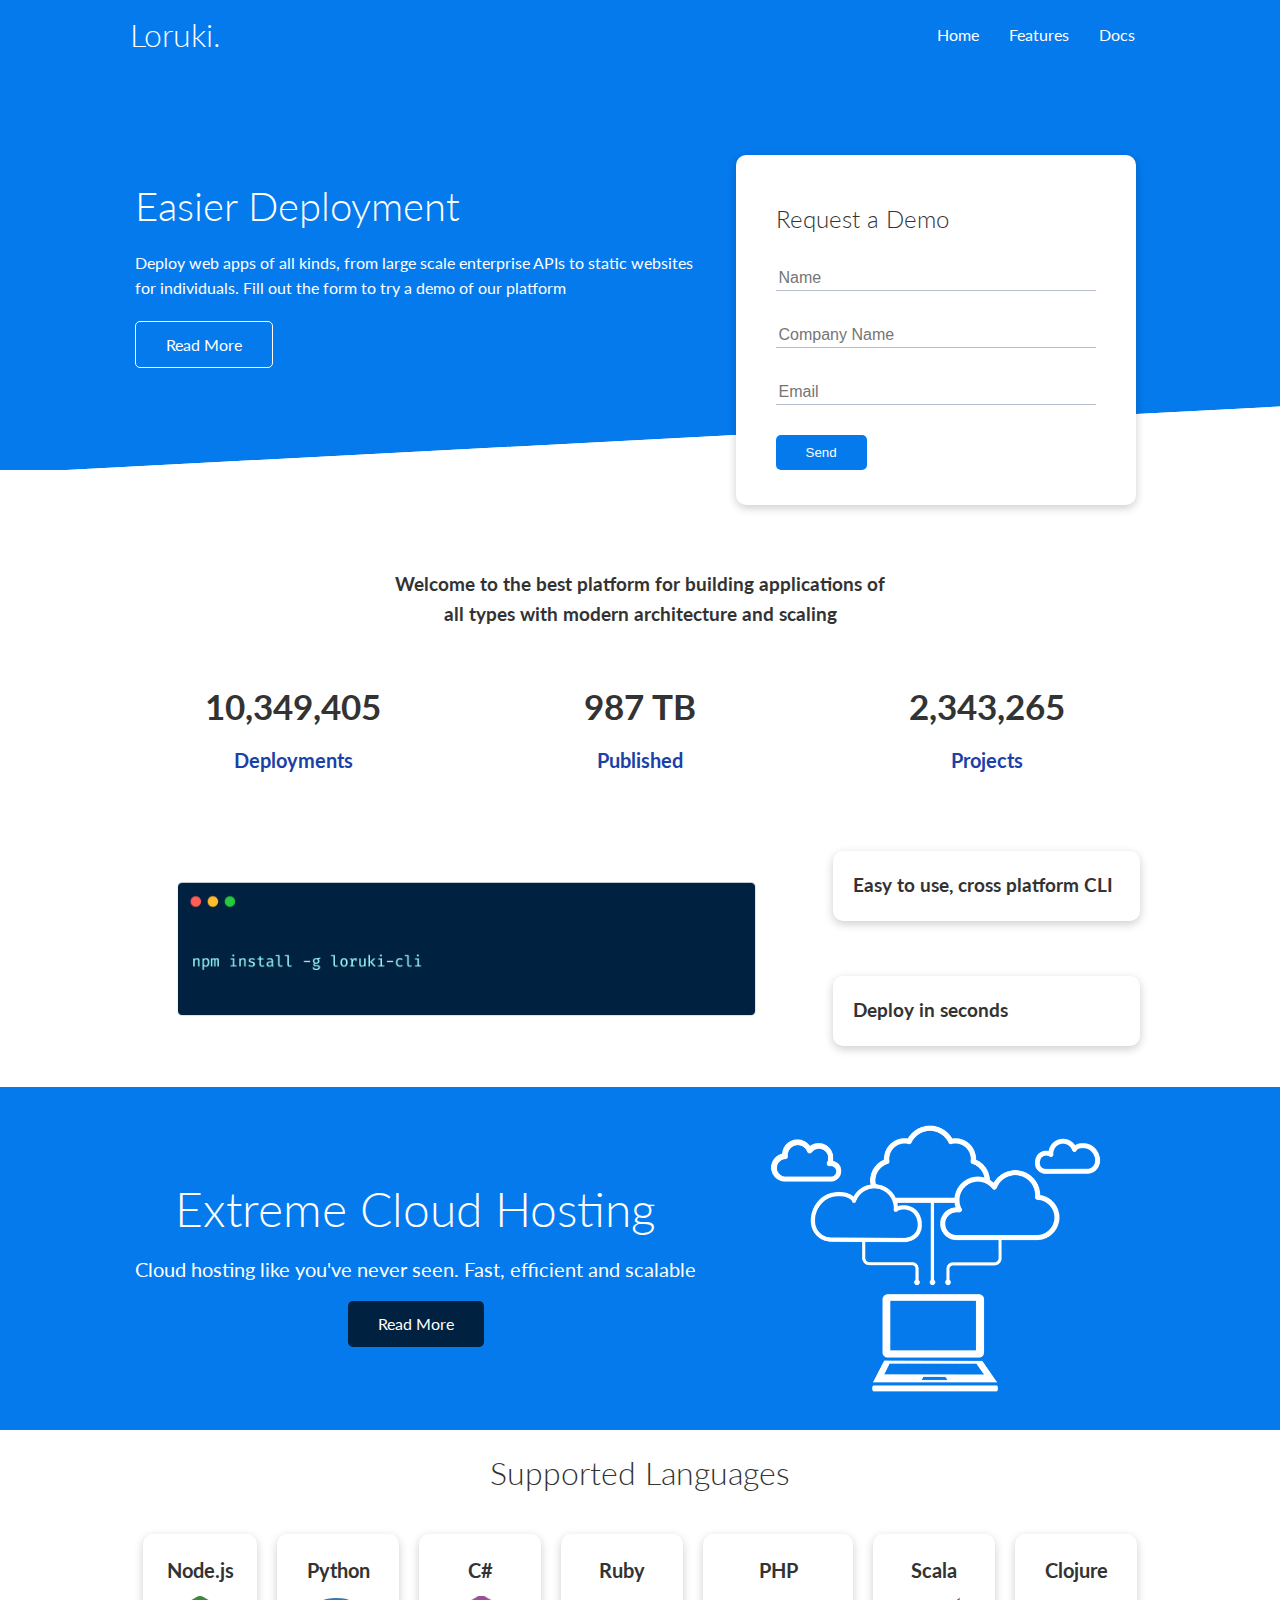
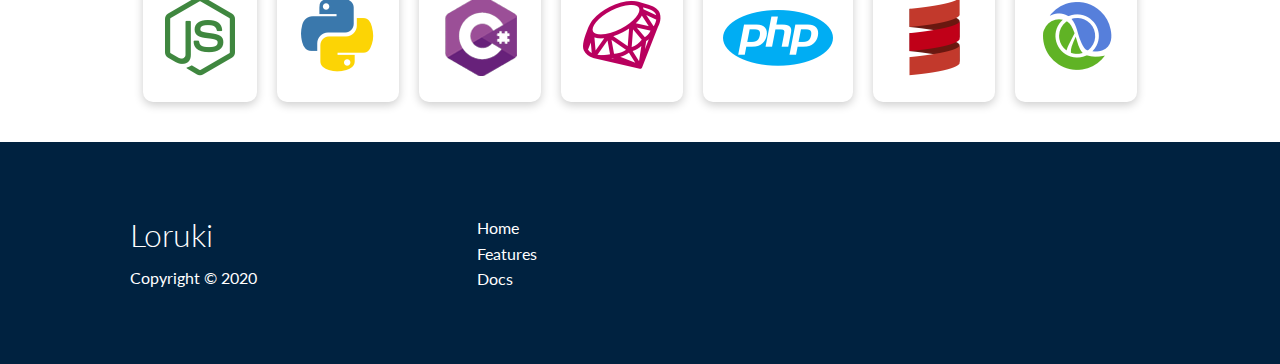
<file: index.html>
<!DOCTYPE html>
<html lang="en">
<head>
    <meta charset="UTF-8">
    <meta name="viewport" content="width=device-width, initial-scale=1.0">
    <link rel="stylesheet" href="https://cdnjs.cloudflare.com/ajax/libs/font-awesome/5.15.1/css/all.min.css" integrity="sha512-+4zCK9k+qNFUR5X+cKL9EIR+ZOhtIloNl9GIKS57V1MyNsYpYcUrUeQc9vNfzsWfV28IaLL3i96P9sdNyeRssA==" crossorigin="anonymous" />
    <link rel="stylesheet" href="css/utilities.css">
    <link rel="stylesheet" href="css/style.css">
    <title>Loruki | Cloud Hosting For Everyone</title>
</head>
<body>
    <!-- Navbar -->
    <div class="navbar">
        <div class="container flex">
            <h1 class="logo">Loruki.</h1>
            <nav>
                <ul>
                    <li><a href="index.html">Home</a></li>
                    <li><a href="features.html">Features</a></li>
                    <li><a href="docs.html">Docs</a></li>
                </ul>
            </nav>
        </div>
    </div>
    
    <!-- Showcase -->
    <section class="showcase">
        <div class="container grid">
            <div class="showcase-text">
                <h1>Easier Deployment</h1>
                <p>Deploy web apps of all kinds, from large scale enterprise APIs to static websites for individuals. Fill out the form to try a demo of our platform</p>
                <a href="features.html" class="btn btn-outline">Read More</a>
            </div>

            <div class="showcase-form card">
                <h2>Request a Demo</h2>
                 <!--  <form name="contact" netlify-honeypot="bot-field" method="POST" data-netlify="true">
                    <input type="hidden" name="form-name" value="contact">
                    <p class="hidden">
                        <label>Don’t fill this out if you're human: <input name="bot-field" /></label>
                      </p>
                    <div class="form-control">
                        <input type="text" name="name" placeholder="Name" required>
                    </div>
                    <div class="form-control">
                        <input type="text" name="company" placeholder="Company Name" required>
                    </div>
                    <div class="form-control">
                        <input type="email" name="email" placeholder="Email" required>
                    </div>
                    <input type="submit" value="Send" class="btn btn-primary">
                </form> -->
                 <form>
                    <div class="form-control">
                        <input type="text" name="name" placeholder="Name" required>
                    </div>
                    <div class="form-control">
                        <input type="text" name="company" placeholder="Company Name" required>
                    </div>
                    <div class="form-control">
                        <input type="email" name="email" placeholder="Email" required>
                    </div>
                    <input type="submit" value="Send" class="btn btn-primary">
                </form>
            </div>
        </div>
    </section>

    <!-- Stats -->
    <section class="stats">
        <div class="container">
            <h3 class="stats-heading text-center my-1">
                Welcome to the best platform for building applications of all types with modern architecture and scaling
            </h3>

            <div class="grid grid-3 text-center my-4">
                <div>
                    <i class="fas fa-server fa-3x"></i>
                    <h3>10,349,405</h3>
                    <p class="text-secondary">Deployments</p>
                </div>
                <div>
                    <i class="fas fa-upload fa-3x"></i>
                    <h3>987 TB</h3>
                    <p class="text-secondary">Published</p>
                </div>
                <div>
                    <i class="fas fa-project-diagram fa-3x"></i>
                    <h3>2,343,265</h3>
                    <p class="text-secondary">Projects</p>
                </div>
            </div>
        </div>
    </section>

    <!-- Cli -->
    <section class="cli">
        <div class="container grid">
            <img src="images/cli.png" alt="">
            <div class="card">
                <h3>Easy to use, cross platform CLI</h3>
            </div>
            <div class="card">
                <h3>Deploy in seconds</h3>
            </div>
        </div>
    </section>

    <!-- Cloud -->
    <section class="cloud bg-primary my-2 py-2">
        <div class="container grid">
            <div class="text-center">
                <h2 class="lg">Extreme Cloud Hosting</h2>
                <p class="lead my-1">Cloud hosting like you've never seen. Fast, efficient and scalable</p>
                <a href="features.html" class="btn btn-dark">Read More</a>
            </div>
            <img src="images/cloud.png" alt="">
        </div>
    </section>

    <!-- Languages -->
    <section class="languages">
        <h2 class="md text-center my-2">
            Supported Languages
        </h2>
        <div class="container flex">
            <div class="card">
                <h4>Node.js</h4>
                <img src="images/logos/node.png" alt="">
            </div>
            <div class="card">
                <h4>Python</h4>
                <img src="images/logos/python.png" alt="">
              </div>
              <div class="card">
                <h4>C#</h4>
                <img src="images/logos/csharp.png" alt="">
              </div>
              <div class="card">
                <h4>Ruby</h4>
                <img src="images/logos/ruby.png" alt="">
              </div>
              <div class="card">
                <h4>PHP</h4>
                <img src="images/logos/php.png" alt="">
              </div>
              <div class="card">
                <h4>Scala</h4>
                <img src="images/logos/scala.png" alt="">
              </div>
              <div class="card">
                <h4>Clojure</h4>
                <img src="images/logos/clojure.png" alt="">
              </div>
        </div>
    </section>

    <!-- Footer -->
    <footer class="footer bg-dark py-5">
        <div class="container grid grid-3">
            <div>
                <h1>Loruki
                </h1>
                <p>Copyright &copy; 2020</p>
            </div>
            <nav>
                <ul>
                    <li><a href="index.html">Home</a></li>
                    <li><a href="features.html">Features</a></li>
                    <li><a href="docs.html">Docs</a></li>
                </ul>
            </nav>
            <div class="social">
                <a href="#"><i class="fab fa-github fa-2x"></i></a>
                <a href="#"><i class="fab fa-facebook fa-2x"></i></a>
                <a href="#"><i class="fab fa-instagram fa-2x"></i></a>
                <a href="#"><i class="fab fa-twitter fa-2x"></i></a>
            </div>
        </div>
    </footer>
</body>
</html>
</file>
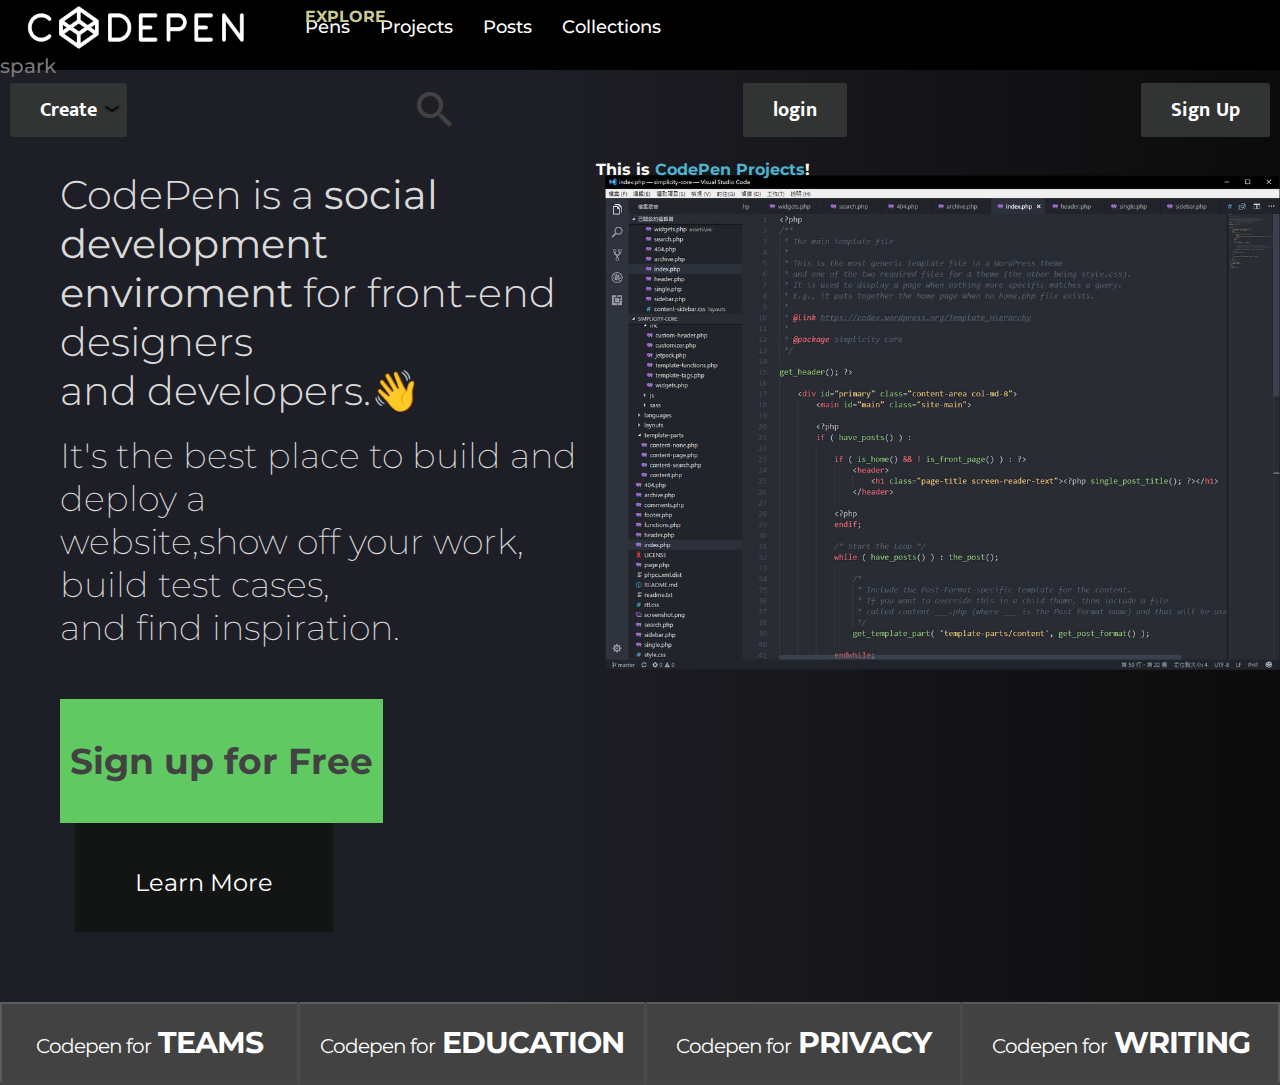
<file: codepen.io/index.html>
<!DOCTYPE html>
<html lang="en">
<head>
    <meta charset="UTF-8">
    <meta name="viewport" content="width=device-width, initial-scale=1.0">
    <title>Document</title>
    <link rel="stylesheet" href="style.css">
    <link rel="preconnect" href="https://fonts.gstatic.com">
    <link href="https://fonts.googleapis.com/css2?family=Mukta+Malar:wght@300;700&display=swap" rel="stylesheet">
    <link rel="preconnect" href="https://fonts.gstatic.com">
    <link rel="preconnect" href="https://fonts.gstatic.com">
    <link href="https://fonts.googleapis.com/css2?family=Montserrat:wght@100;200;300;500;800;900&display=swap"
        rel="stylesheet">
        <link href="https://fonts.googleapis.com/icon?family=Material+Icons" rel="stylesheet">
</head>
<body>

    <nav>
        
        <div class="logo"><img src="img/codepen-wordmark-.png" alt="CodePen"></a></div>
        <div class="nav-items">
            <div class="explore">EXPLORE</div>
            <li><a href="#">Pens</a></li>
            <li><a href="#">Projects</a></li>
            <li><a href="#">Posts</a></li>
            <li><a href="#">Collections</a></li>
           <!-- <li class="spark"><a href="#" >spark</a></li> -->
        </div>
        <span class="spark"><p>spark</p></span>
        <button type="submit" >Create<img class="arrowndown" src="../codepen.io/img/baseline_keyboard_arrow_down_black_18dp.png"></button>
        <i class="material-icons" style="font-size:48px;">search</i>
        <button type="submit">login</button>
        <button type="submit">Sign Up</button>
    </nav>


<div class="flexbox-container">

<div>


    <p class="firstp" class="flexbox-item" class="flexbox-item-1">
        CodePen is a <b></strong>social development <br> enviroment</b> for front-end designers<br> and developers.👋
    </p> <br>

    <p class="secondp" class="flexbox-item" class="flexbox-item-2">It's the best place to build and deploy a <br>website,show off your work, build test cases,<br>and find inspiration.</p>
    <div class="callbuttons">
        <button type="submit" class="onebutton">Sign up for Free</button>
        <button type="submit" class="twobutton">Learn More</button>
    
    
    </div>
</div>
<div>
<p class="picparagraph">&emsp;This is <span style="color: rgba(87, 202, 231, 0.877);;">CodePen Projects</span>!</p>
<img src="../codepen.io/img/37032450042_c7b652fd91_b.png" alt="broken image" class="flexbox-item"
    class="flexbox-item-3"> </a>
</div>

</div>

<!-- main img  -->
<!-- <div class="mainimg">This is codepen Projects!</div> -->
<!-- <span><img src="../codepen.io/img/37032450042_c7b652fd91_b.png"></span> -->
<footer>
    <table class="blueTable">
        <thead>
            <tr>
                <th><span class="bidwords">Codepen for</span> TEAMS</th>
                <th><span class="bidwords">Codepen for</span> EDUCATION</th>
                <th><span class="bidwords">Codepen for</span> PRIVACY</th>
                <th><span class="bidwords">Codepen for</span> WRITING</th>
            </tr>
        </thead>
        </tr>
    </table>
</footer>
</body>
</html>
</file>
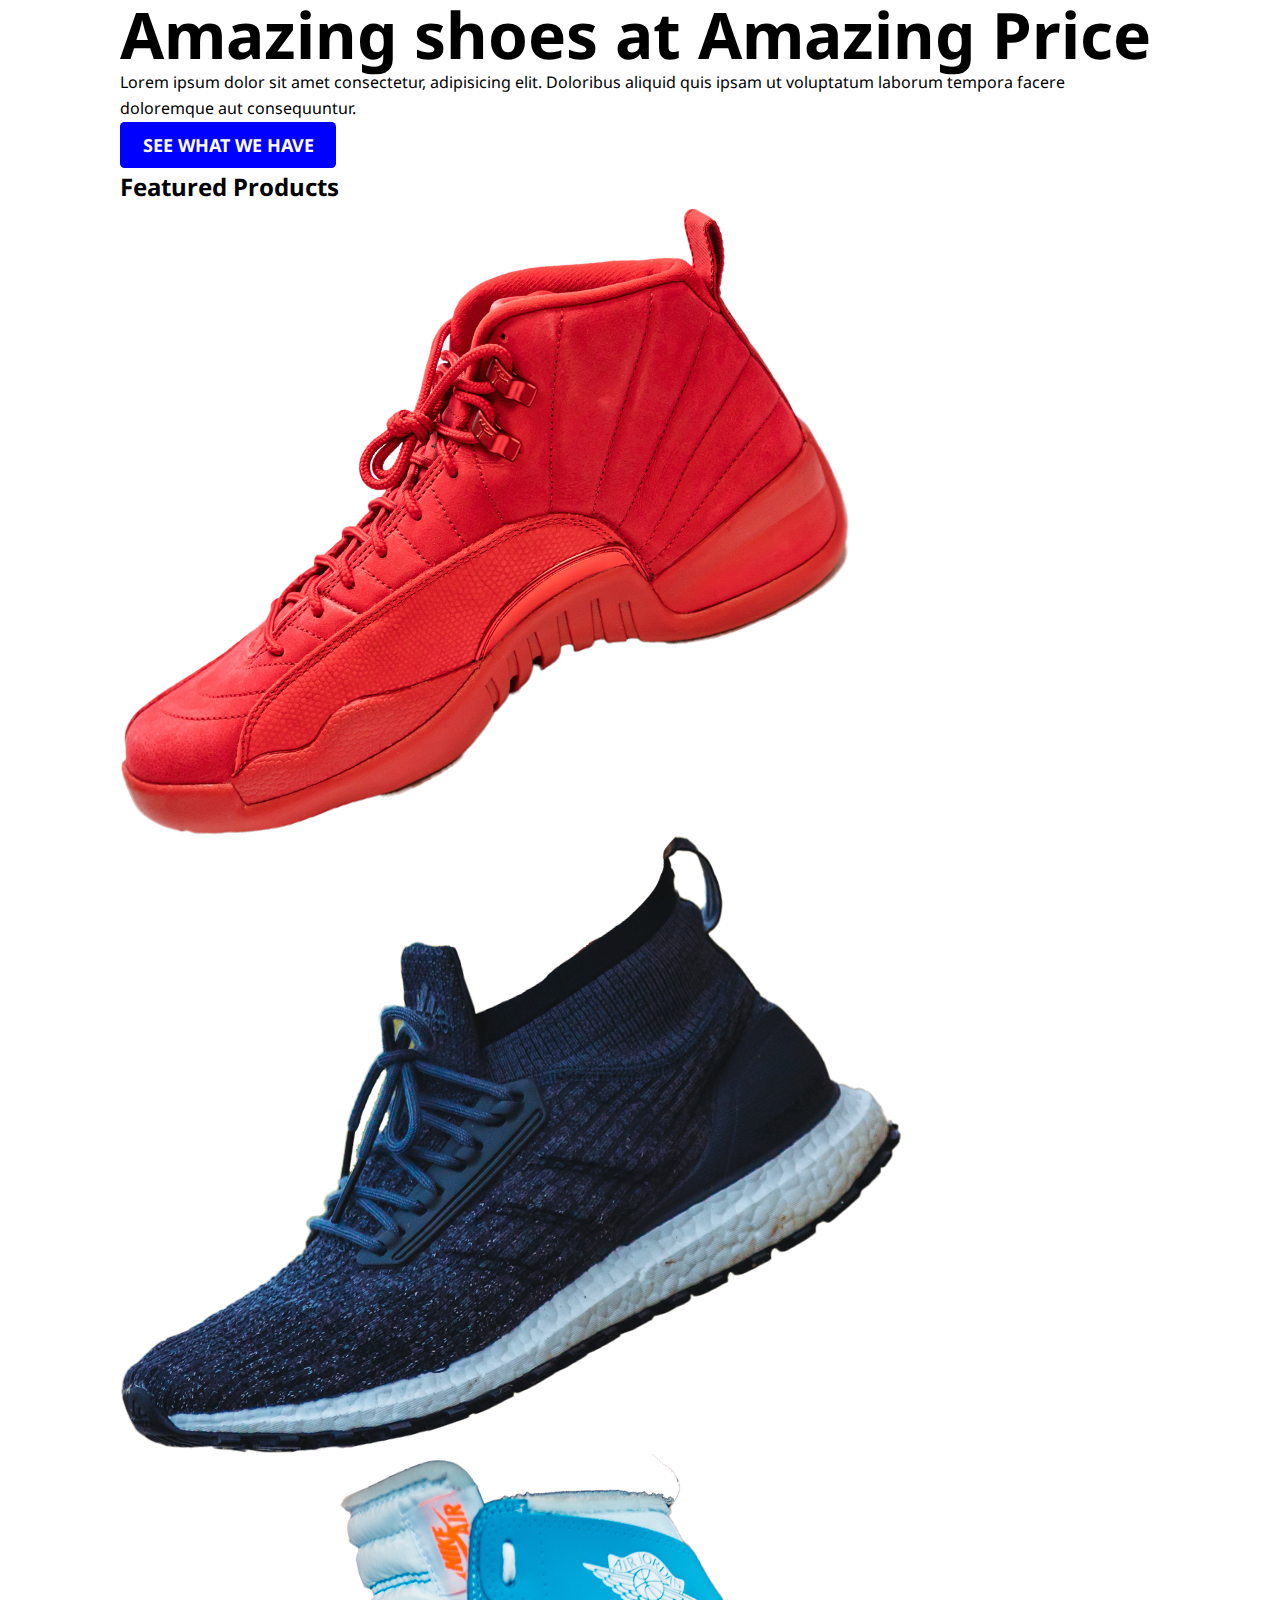
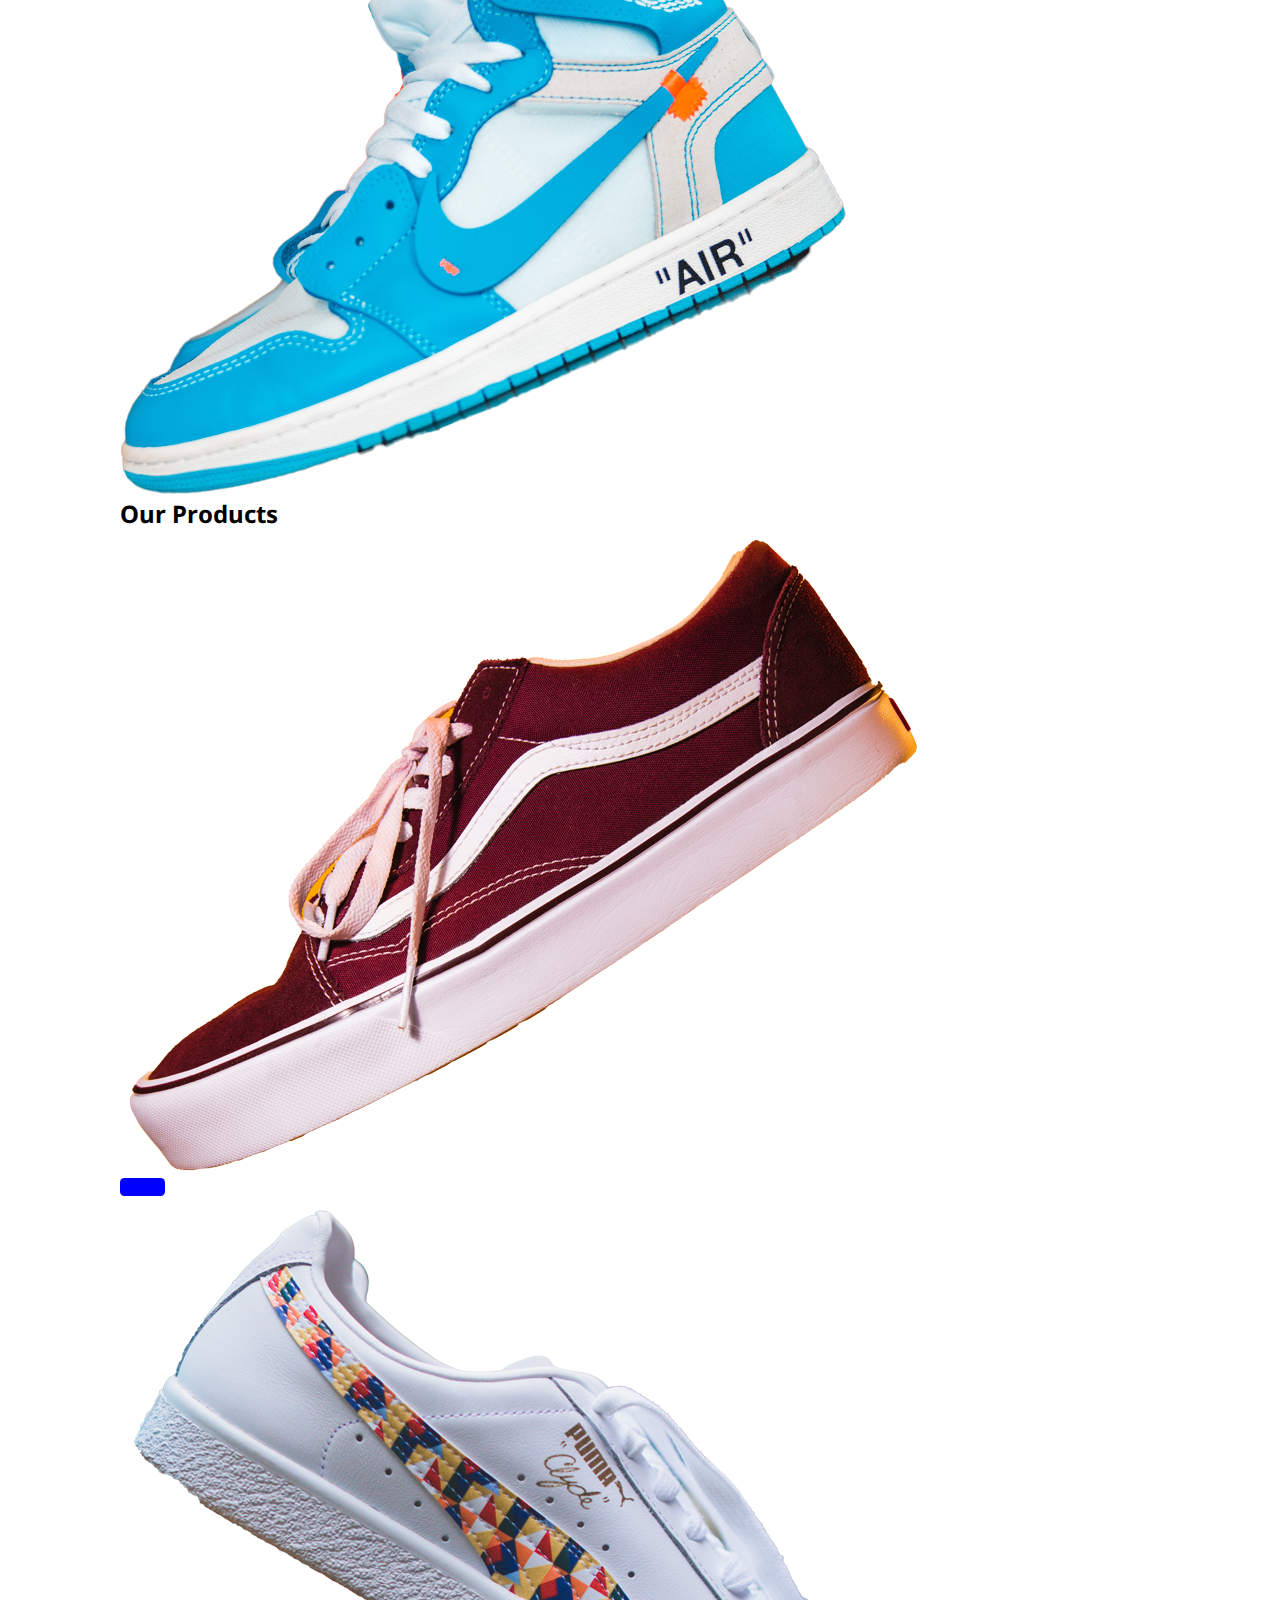
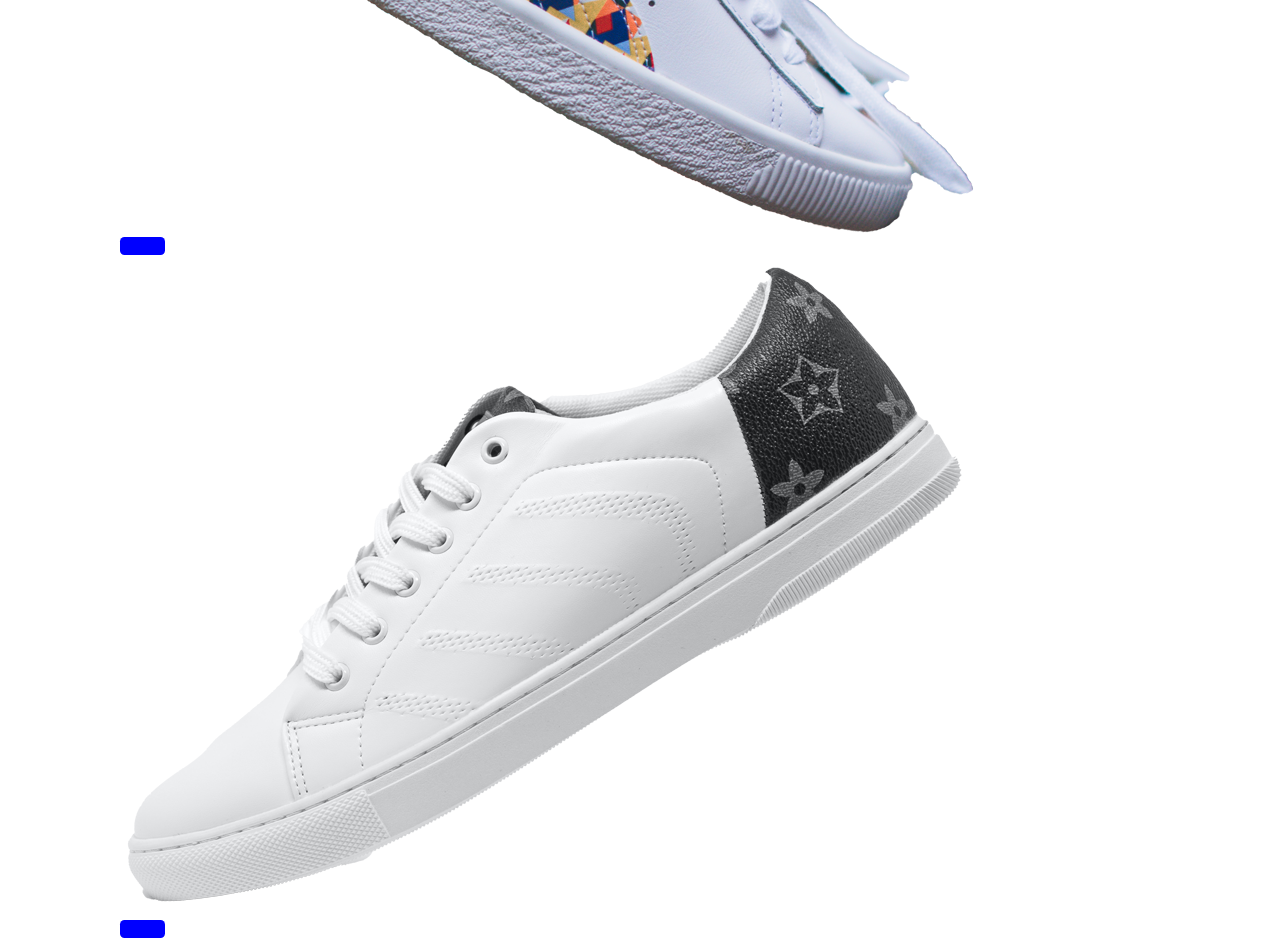
<file: landing page/index.html>
<!DOCTYPE html>
<html lang="en">
<head>
    <meta charset="UTF-8">
    <meta name="viewport" content="width=device-width, initial-scale=1.0">
    <link rel="stylesheet" href="style.css">
    <link href="https://fonts.googleapis.com/css2?family=Noto+Sans:ital,wght@0,400;0,700;1,400&display=swap"
        rel="stylesheet">
    <title>Document</title>
</head>
<body>
    <header class="hero">
        <div class="container">
            <h1 class="primary-title">Amazing shoes at Amazing Price</h1>
            <p>Lorem ipsum dolor sit amet consectetur, adipisicing elit. Doloribus aliquid quis ipsam ut voluptatum laborum tempora facere doloremque aut consequuntur.</p>
            <a href="" class="btn">see what we have</a>
        </div>
    </header>

    <main>
        <section class="featured">
            <div class="container">
                <h2 class="section-title">Featured Products</h2>
                <div class="split">
                    <a href="#" class="featured__item">
                        <img src="img/shoe-4.png" alt="" class="featured__img">
                        <p class="featured__details"></p>
                    </a>
                    <a href="#" class="featured__item">
                        <img src="img/shoe-5.png" alt="" class="featured__img">
                        <p class="featured__details"></p>
                    </a>
                    <a href="#" class="featured__item">
                        <img src="img/shoe-6.png" alt="" class="featured__img">
                        <p class="featured__details"></p>
                    </a>
                </div>
            </div>
        </section>
        <section class="our-products">
            <div class="container">
                <h2 class="section-title">Our Products</h2>
                <article class="product">
                    <img src="img/shoe-1.png" alt="" class="product__image">
                    <h3 class="product__title"></h3>
                    <p class="product__description"></p>
                    <a href="" class="btn"></a>
                </article>
                <article class="product">
                    <img src="img/shoe-2.png" alt="" class="product__image">
                    <h3 class="product__title"></h3>
                    <p class="product__description"></p>
                    <a href="" class="btn"></a>
                </article>
                <article class="product">
                    <img src="img/shoe-3.png" alt="" class="product__image">
                    <h3 class="product__title"></h3>
                    <p class="product__description"></p>
                    <a href="" class="btn"></a>
                </article>
            </div>
        </section>
    </main>
</body>
</html>
</file>
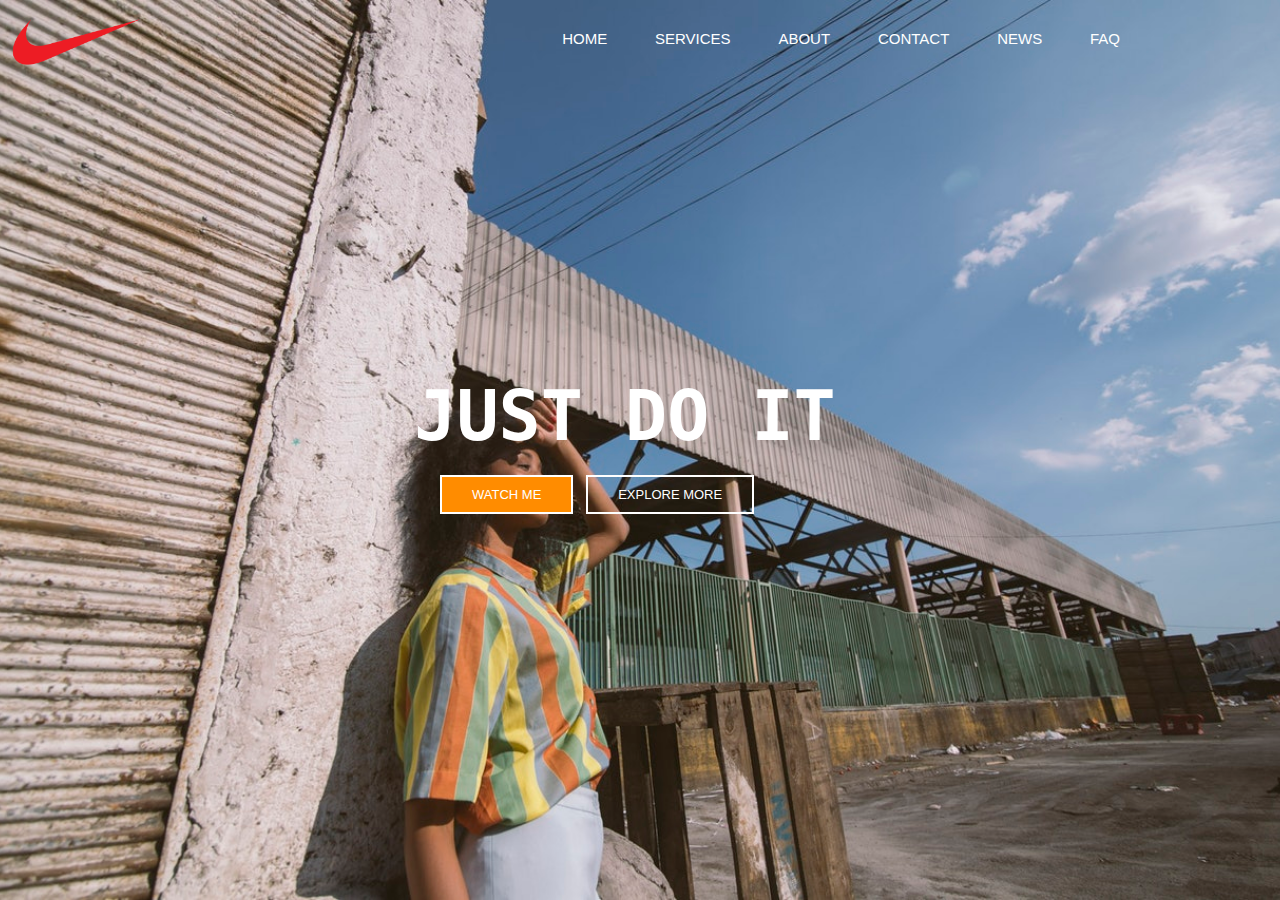
<file: tutorial website/index.html>
<!DOCTYPE html>
<html>

<head>
  <meta charset="utf-8">
  <title>Business Website</title>
  <link rel="stylesheet" href="style.css">
</head>

<body>
  <header>
    <div class="row">
      <ul class="main-nav">
        <li><a href="#">HOME</a></li>
        <li><a href="#">SERVICES</a></li>
        <li><a href="#">ABOUT</a></li>
        <li><a href="#">CONTACT</a></li>
        <li><a href="#">NEWS</a></li>
        <li><a href="#">FAQ</a></li>
      </ul>
    </div>

    <div class="logo">
      <img src="img/Nike-Image.png" alt="">
    </div>

    <div class="hero">
      <h1>Just Do It</h1>

      <div class="button">
        <a href="#" class="btn btn-one">Watch Me</a>
        <a href="#" class="btn btn-two">Explore More</a>
      </div>
    </div>
  </header>
</body>

</html>
</file>
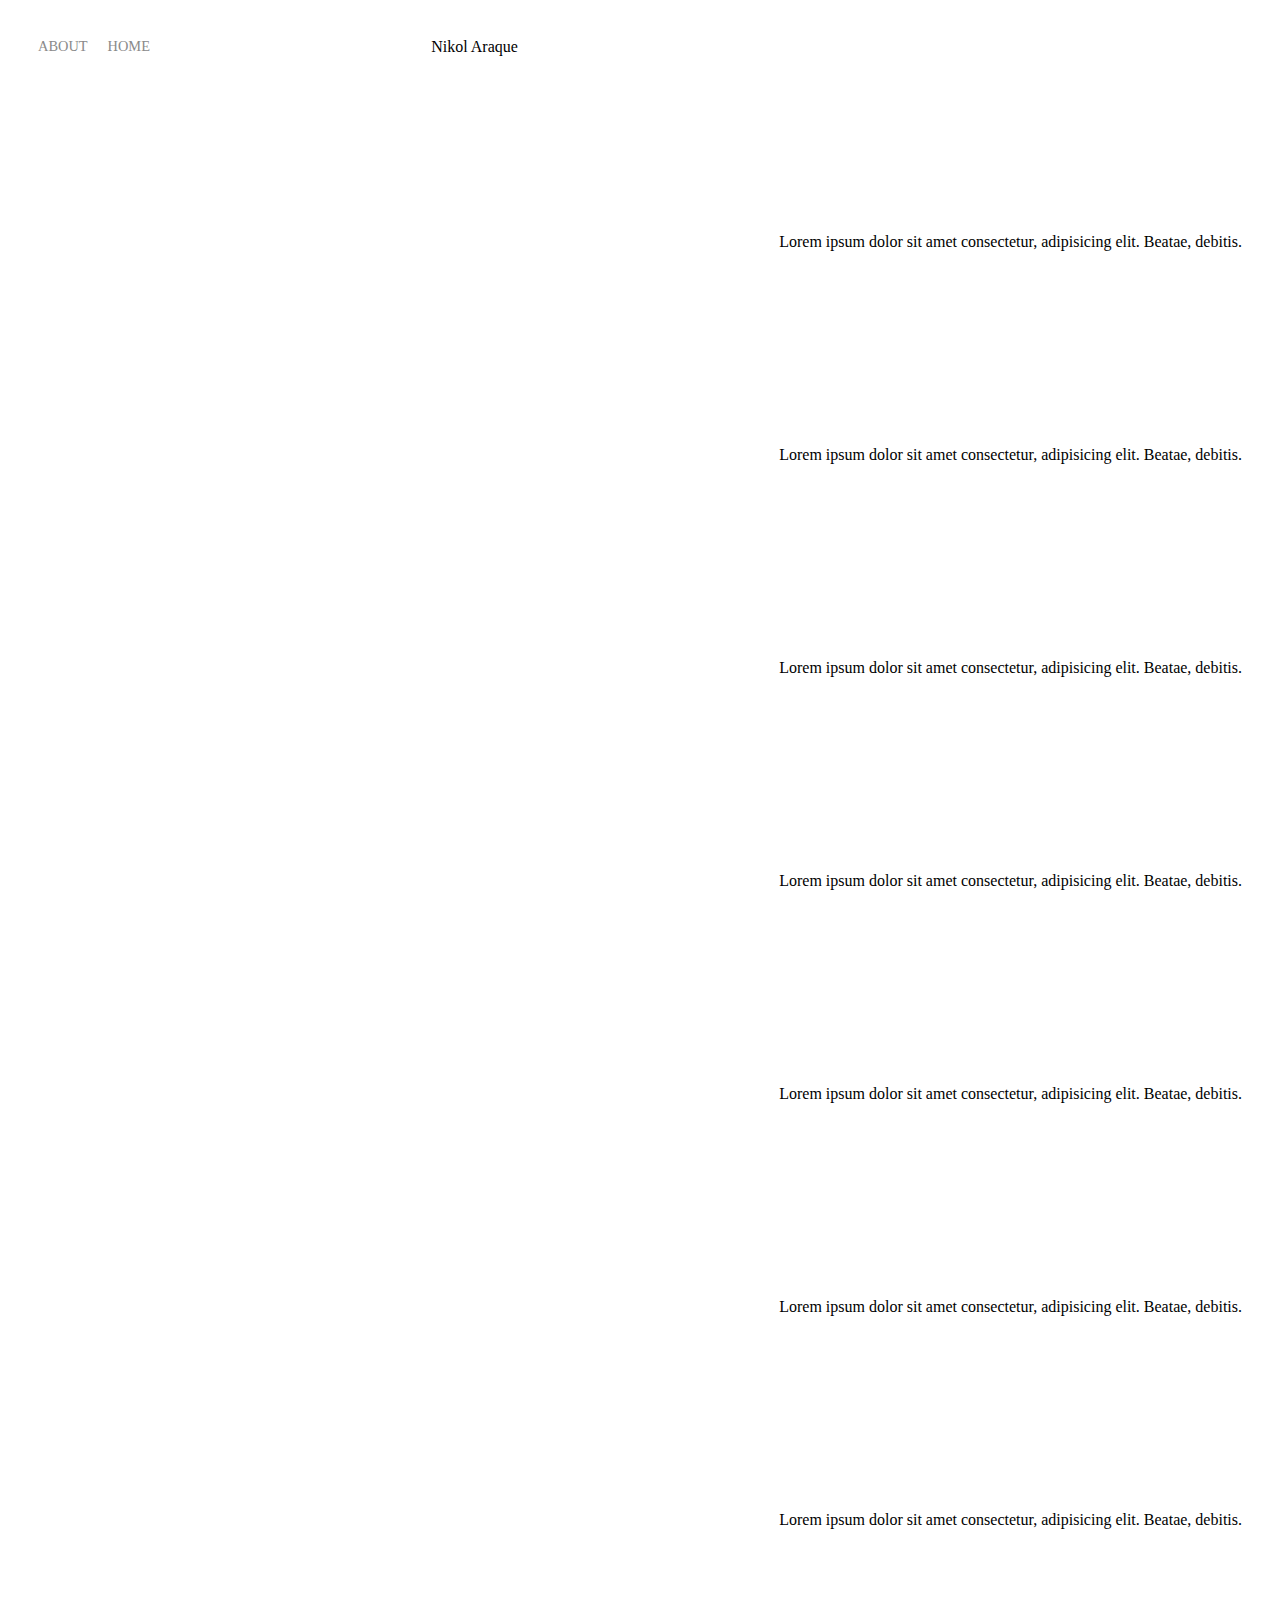
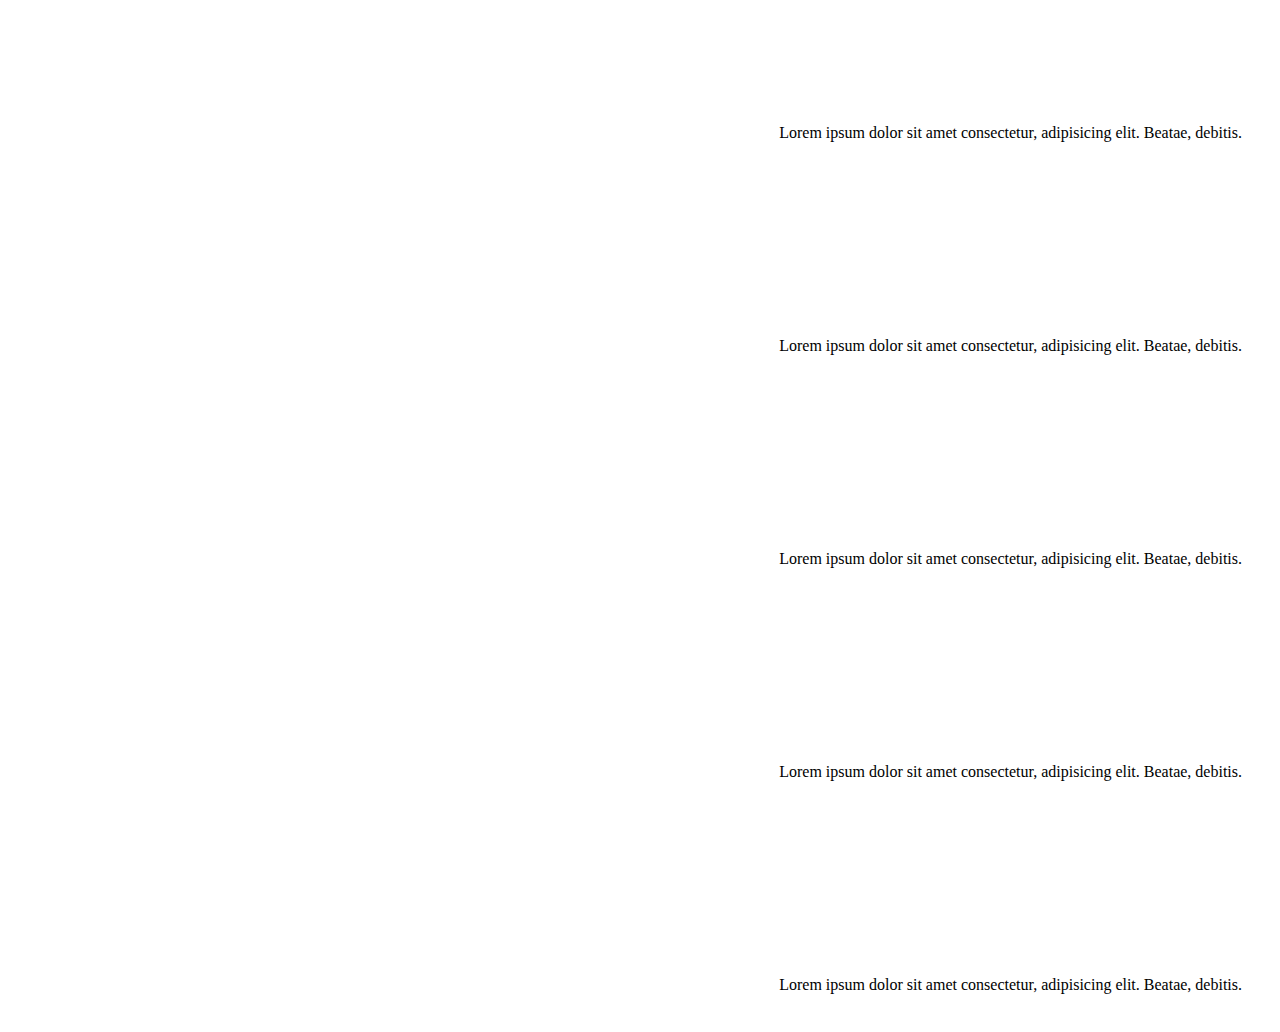
<file: youtube tut exc1/index.html>
<!DOCTYPE html>
<html lang="en">
<head>
    <meta charset="UTF-8">
    <title>Portfolio</title>
    <link rel="stylesheet" href="style.css">
</head>
<body>
    <!-- nav bar syntax -->
<div class="container">
    <div class="nav-wrapper">
        <div class="left-side">
            <div class="nav-link-wrapper">
                <a href=about.html>about</a>
            </div>
            <div class="nav-link-wrapper">
                <a href=index.html>Home</a>
            </div>
        </div>
        <div class="right-side">
            <div class="brand">
                <div>Nikol Araque</div>
            </div>
        </div>
        
        <div class="content-wrapper">
            <div class="portfolio-items-wrapper">

                <div class="portfolio-item-wrapper">
                    <div class="portfolio-img-background" style="background-image:url(images/portfolio1.jpg);"></div>
                    <div class="img-text-wrapper">
                        <div class="logo-wrapper">
                            <img src="images/logos/quip.png" alt="">
                        </div>
                    
                        <div class="subtitle">
                            Lorem ipsum dolor sit amet consectetur, adipisicing elit. Beatae, debitis.
                        </div>
                    </div>
                </div>

                

                <div class="portfolio-item-wrapper">
                    <div class="portfolio-img-background" style="background-image:url(images/portfolio1.jpg);"></div>
                    <div class="img-text-wrapper">
                        <div class="logo-wrapper">
                            <img src="images/logos/quip.png" alt="">
                        </div>
                    
                        <div class="subtitle">
                            Lorem ipsum dolor sit amet consectetur, adipisicing elit. Beatae, debitis.
                        </div>
                    </div>
                </div>
                
                

                <div class="portfolio-item-wrapper">
                    <div class="portfolio-img-background" style="background-image:url(images/portfolio1.jpg);"></div>
                    <div class="img-text-wrapper">
                        <div class="logo-wrapper">
                            <img src="images/logos/quip.png" alt="">
                        </div>
                    
                        <div class="subtitle">
                            Lorem ipsum dolor sit amet consectetur, adipisicing elit. Beatae, debitis.
                        </div>
                    </div>
                </div>
                
                

                <div class="portfolio-item-wrapper">
                    <div class="portfolio-img-background" style="background-image:url(images/portfolio1.jpg);"></div>
                    <div class="img-text-wrapper">
                        <div class="logo-wrapper">
                            <img src="images/logos/quip.png" alt="">
                        </div>
                    
                        <div class="subtitle">
                            Lorem ipsum dolor sit amet consectetur, adipisicing elit. Beatae, debitis.
                        </div>
                    </div>
                </div>
                
                

                <div class="portfolio-item-wrapper">
                    <div class="portfolio-img-background" style="background-image:url(images/portfolio1.jpg);"></div>
                    <div class="img-text-wrapper">
                        <div class="logo-wrapper">
                            <img src="images/logos/quip.png" alt="">
                        </div>
                    
                        <div class="subtitle">
                            Lorem ipsum dolor sit amet consectetur, adipisicing elit. Beatae, debitis.
                        </div>
                    </div>
                </div>
                
                

                <div class="portfolio-item-wrapper">
                    <div class="portfolio-img-background" style="background-image:url(images/portfolio1.jpg);"></div>
                    <div class="img-text-wrapper">
                        <div class="logo-wrapper">
                            <img src="images/logos/quip.png" alt="">
                        </div>
                    
                        <div class="subtitle">
                            Lorem ipsum dolor sit amet consectetur, adipisicing elit. Beatae, debitis.
                        </div>
                    </div>
                </div>
                
                

                <div class="portfolio-item-wrapper">
                    <div class="portfolio-img-background" style="background-image:url(images/portfolio1.jpg);"></div>
                    <div class="img-text-wrapper">
                        <div class="logo-wrapper">
                            <img src="images/logos/quip.png" alt="">
                        </div>
                    
                        <div class="subtitle">
                            Lorem ipsum dolor sit amet consectetur, adipisicing elit. Beatae, debitis.
                        </div>
                    </div>
                </div>
                
                

                <div class="portfolio-item-wrapper">
                    <div class="portfolio-img-background" style="background-image:url(images/portfolio1.jpg);"></div>
                    <div class="img-text-wrapper">
                        <div class="logo-wrapper">
                            <img src="images/logos/quip.png" alt="">
                        </div>
                    
                        <div class="subtitle">
                            Lorem ipsum dolor sit amet consectetur, adipisicing elit. Beatae, debitis.
                        </div>
                    </div>
                </div>
                
                

                <div class="portfolio-item-wrapper">
                    <div class="portfolio-img-background" style="background-image:url(images/portfolio1.jpg);"></div>
                    <div class="img-text-wrapper">
                        <div class="logo-wrapper">
                            <img src="images/logos/quip.png" alt="">
                        </div>
                    
                        <div class="subtitle">
                            Lorem ipsum dolor sit amet consectetur, adipisicing elit. Beatae, debitis.
                        </div>
                    </div>
                </div>
                
                

                <div class="portfolio-item-wrapper">
                    <div class="portfolio-img-background" style="background-image:url(images/portfolio1.jpg);"></div>
                    <div class="img-text-wrapper">
                        <div class="logo-wrapper">
                            <img src="images/logos/quip.png" alt="">
                        </div>
                    
                        <div class="subtitle">
                            Lorem ipsum dolor sit amet consectetur, adipisicing elit. Beatae, debitis.
                        </div>
                    </div>
                </div>
                
                

                <div class="portfolio-item-wrapper">
                    <div class="portfolio-img-background" style="background-image:url(images/portfolio1.jpg);"></div>
                    <div class="img-text-wrapper">
                        <div class="logo-wrapper">
                            <img src="images/logos/quip.png" alt="">
                        </div>
                    
                        <div class="subtitle">
                            Lorem ipsum dolor sit amet consectetur, adipisicing elit. Beatae, debitis.
                        </div>
                    </div>
                </div>
                
                

                <div class="portfolio-item-wrapper">
                    <div class="portfolio-img-background" style="background-image:url(images/portfolio1.jpg);"></div>
                    <div class="img-text-wrapper">
                        <div class="logo-wrapper">
                            <img src="images/logos/quip.png" alt="">
                        </div>
                    
                        <div class="subtitle">
                            Lorem ipsum dolor sit amet consectetur, adipisicing elit. Beatae, debitis.
                        </div>
                    </div>
                </div>
                
                

            </div>
        </div>

    </div>
</div>
    <!-- nav bar syntax -->
</body>
</html>
</file>
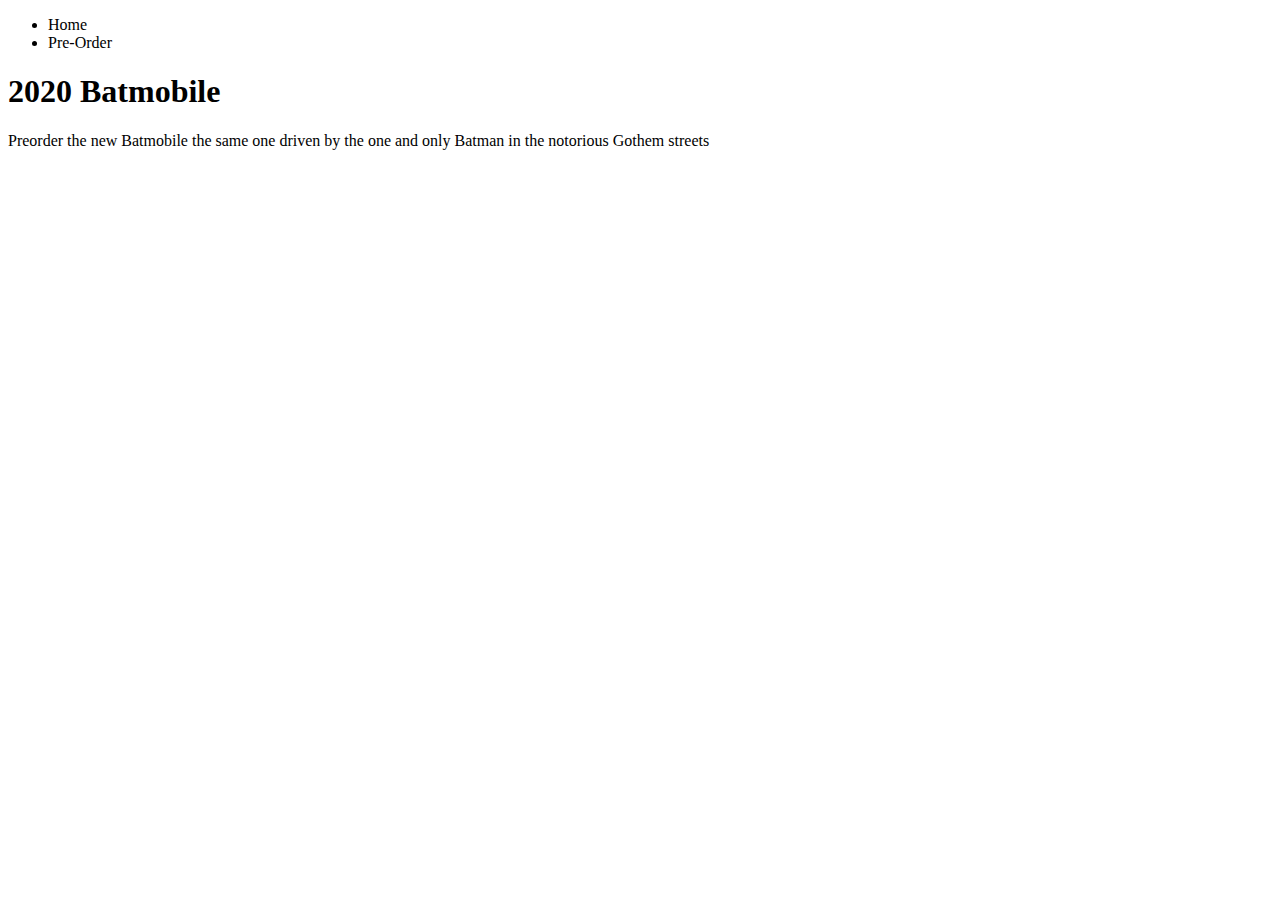
<file: messing around/batmobile/index.html>
<!DOCTYPE html>
<html lang="en">
<head>
    <meta charset="UTF-8">
    <meta name="viewport" content="width=, initial-scale=1.0">
    <title>Document</title>
</head>
<body>
    <nav>
        <ul>
            <li>Home</li>
            <li>Pre-Order</li>
        </ul>
    </nav>

    <section>
        <h1>2020 Batmobile</h1>
        <p>Preorder the new Batmobile the same one driven by the one and only Batman in the notorious Gothem streets</p>
        
    </section>
</body>
</html>
</file>
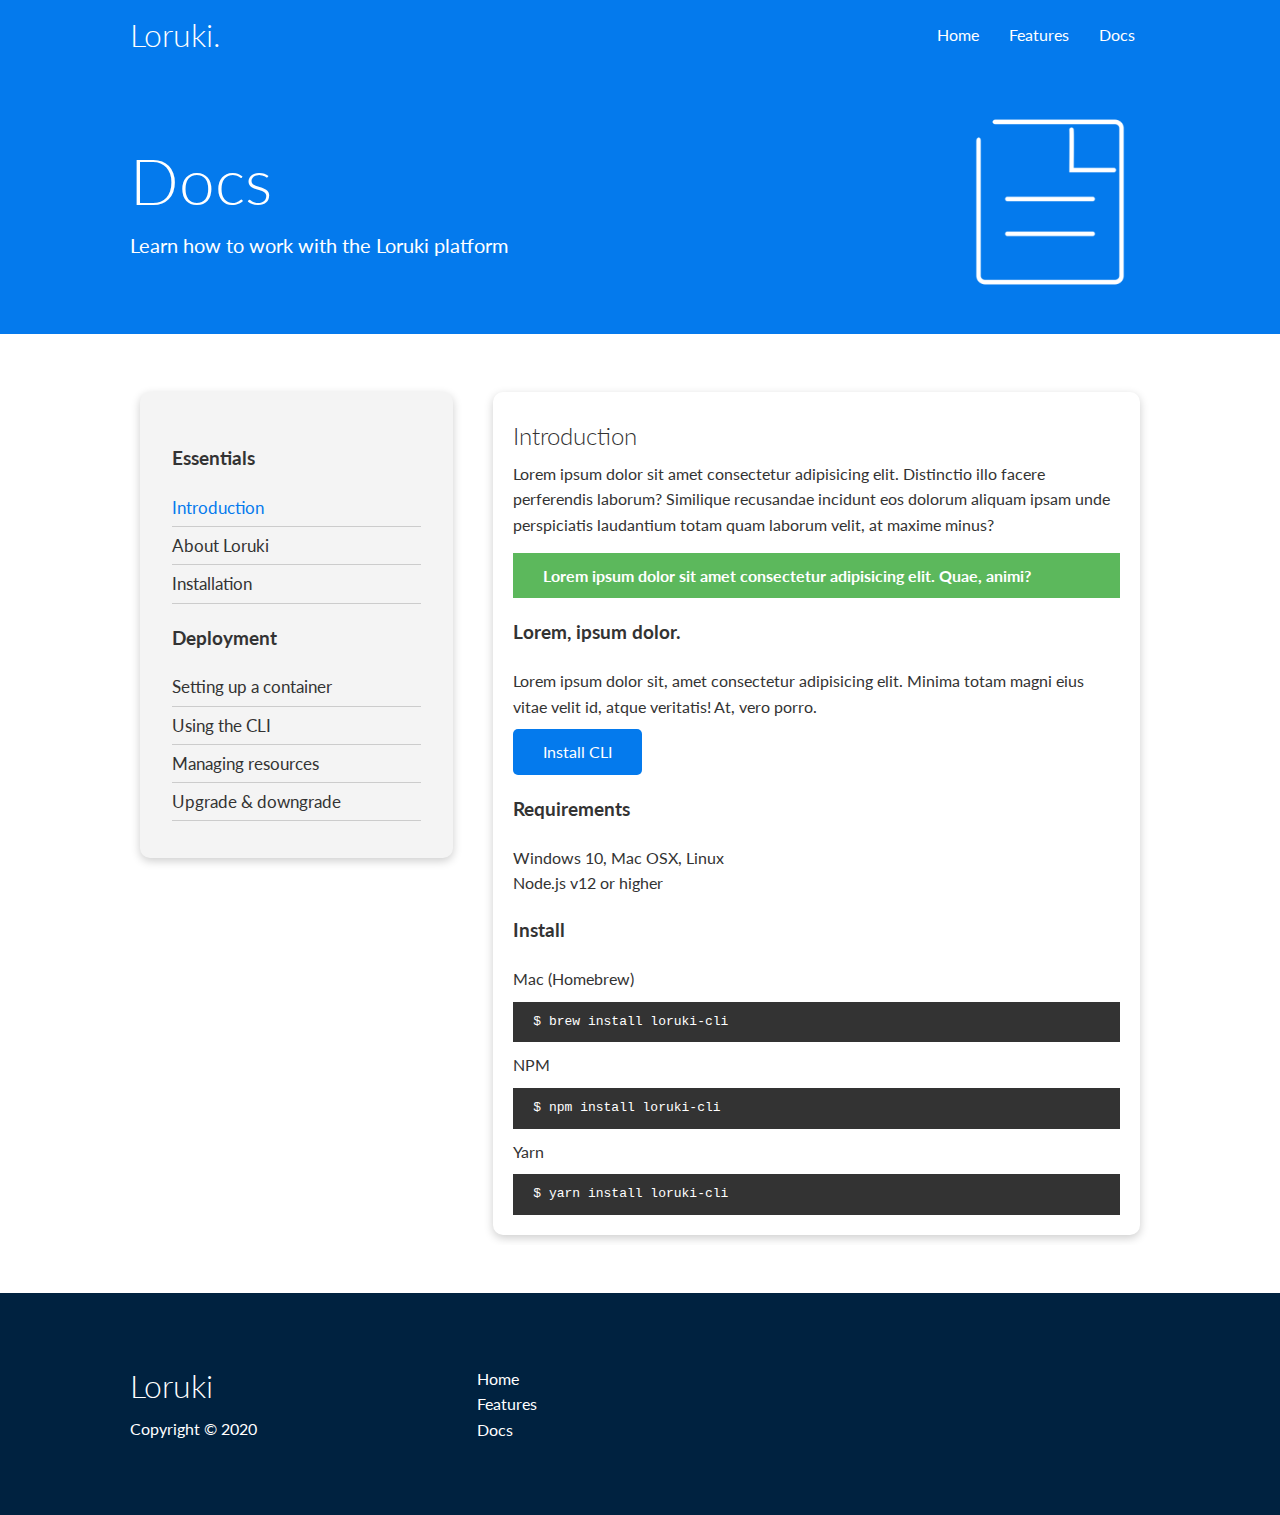
<file: docs.html>
<!DOCTYPE html>
<html lang="en">
<head>
    <meta charset="UTF-8">
    <meta name="viewport" content="width=device-width, initial-scale=1.0">
    <link rel="stylesheet" href="https://cdnjs.cloudflare.com/ajax/libs/font-awesome/5.15.1/css/all.min.css" integrity="sha512-+4zCK9k+qNFUR5X+cKL9EIR+ZOhtIloNl9GIKS57V1MyNsYpYcUrUeQc9vNfzsWfV28IaLL3i96P9sdNyeRssA==" crossorigin="anonymous" />
    <link rel="stylesheet" href="css/utilities.css">
    <link rel="stylesheet" href="css/style.css">
    <title>Loruki | Cloud Hosting For Everyone</title>
</head>
<body>
    <!-- Navbar -->
    <div class="navbar">
        <div class="container flex">
            <h1 class="logo">Loruki.</h1>
            <nav>
                <ul>
                    <li><a href="index.html">Home</a></li>
                    <li><a href="features.html">Features</a></li>
                    <li><a href="docs.html">Docs</a></li>
                </ul>
            </nav>
        </div>
    </div>

    <!-- Head -->
    <section class="docs-head bg-primary py-3">
        <div class="container grid">
            <div>
                <h1 class="xl">Docs</h1>
                <p class="lead">
                    Learn how to work with the Loruki platform
                </p>
            </div>
            <img src="images/docs.png" alt="">
        </div>
    </section>

    <!-- Docs main -->
    <section class="docs-main my-4">
        <div class="container grid">
            <div class="card bg-light p-3">
                <h3 class="my-2">Essentials</h3>
                <nav>
                    <ul>
                        <li><a class="text-primary" href="#">Introduction</a></li>
                        <li><a href="#">About Loruki</a></li>
                        <li><a href="#">Installation</a></li>
                    </ul>
                </nav>

                <h3 class="my-2">Deployment</h3>
                <nav>
                    <ul>
                        <li><a href="#">Setting up a container</a></li>
							<li><a href="#">Using the CLI</a></li>
							<li><a href="#">Managing resources</a></li>
							<li><a href="#">Upgrade & downgrade</a></li>
                    </ul>
                </nav>
            </div>
            <div class="card">
                <h2>Introduction</h2>
                <p>Lorem ipsum dolor sit amet consectetur adipisicing elit. Distinctio illo facere perferendis laborum? Similique recusandae incidunt eos dolorum aliquam ipsam unde perspiciatis laudantium totam quam laborum velit, at maxime minus?</p>

                <div class="alert alert-success">
                    <i class="fas fa-info"></i> Lorem ipsum dolor sit amet consectetur adipisicing elit. Quae, animi?
                </div>

                <h3>Lorem, ipsum dolor.</h3>
                <p>Lorem ipsum dolor sit, amet consectetur adipisicing elit. Minima totam magni eius vitae velit id, atque veritatis! At, vero porro.</p>
                <a href="#" class="btn btn-primary">Install CLI</a>

                <h3>Requirements</h3>
                <ul>
                    <li>Windows 10, Mac OSX, Linux</li>
                    <li>Node.js v12 or higher</li>
                </ul>

                <h3>Install</h3>
                <p>Mac (Homebrew)</p>
                <pre><code>$ brew install loruki-cli</code></pre>
                <p>NPM</p>
                <pre><code>$ npm install loruki-cli</code></pre>
                <p>Yarn</p>
                <pre><code>$ yarn install loruki-cli</code></pre>

            </div>
        </div>
    </section>
    
    <!-- Footer -->
    <footer class="footer bg-dark py-5">
        <div class="container grid grid-3">
            <div>
                <h1>Loruki
                </h1>
                <p>Copyright &copy; 2020</p>
            </div>
            <nav>
                <ul>
                    <li><a href="index.html">Home</a></li>
                    <li><a href="features.html">Features</a></li>
                    <li><a href="docs.html">Docs</a></li>
                </ul>
            </nav>
            <div class="social">
                <a href="#"><i class="fab fa-github fa-2x"></i></a>
                <a href="#"><i class="fab fa-facebook fa-2x"></i></a>
                <a href="#"><i class="fab fa-instagram fa-2x"></i></a>
                <a href="#"><i class="fab fa-twitter fa-2x"></i></a>
            </div>
        </div>
    </footer>
</body>
</html>
</file>
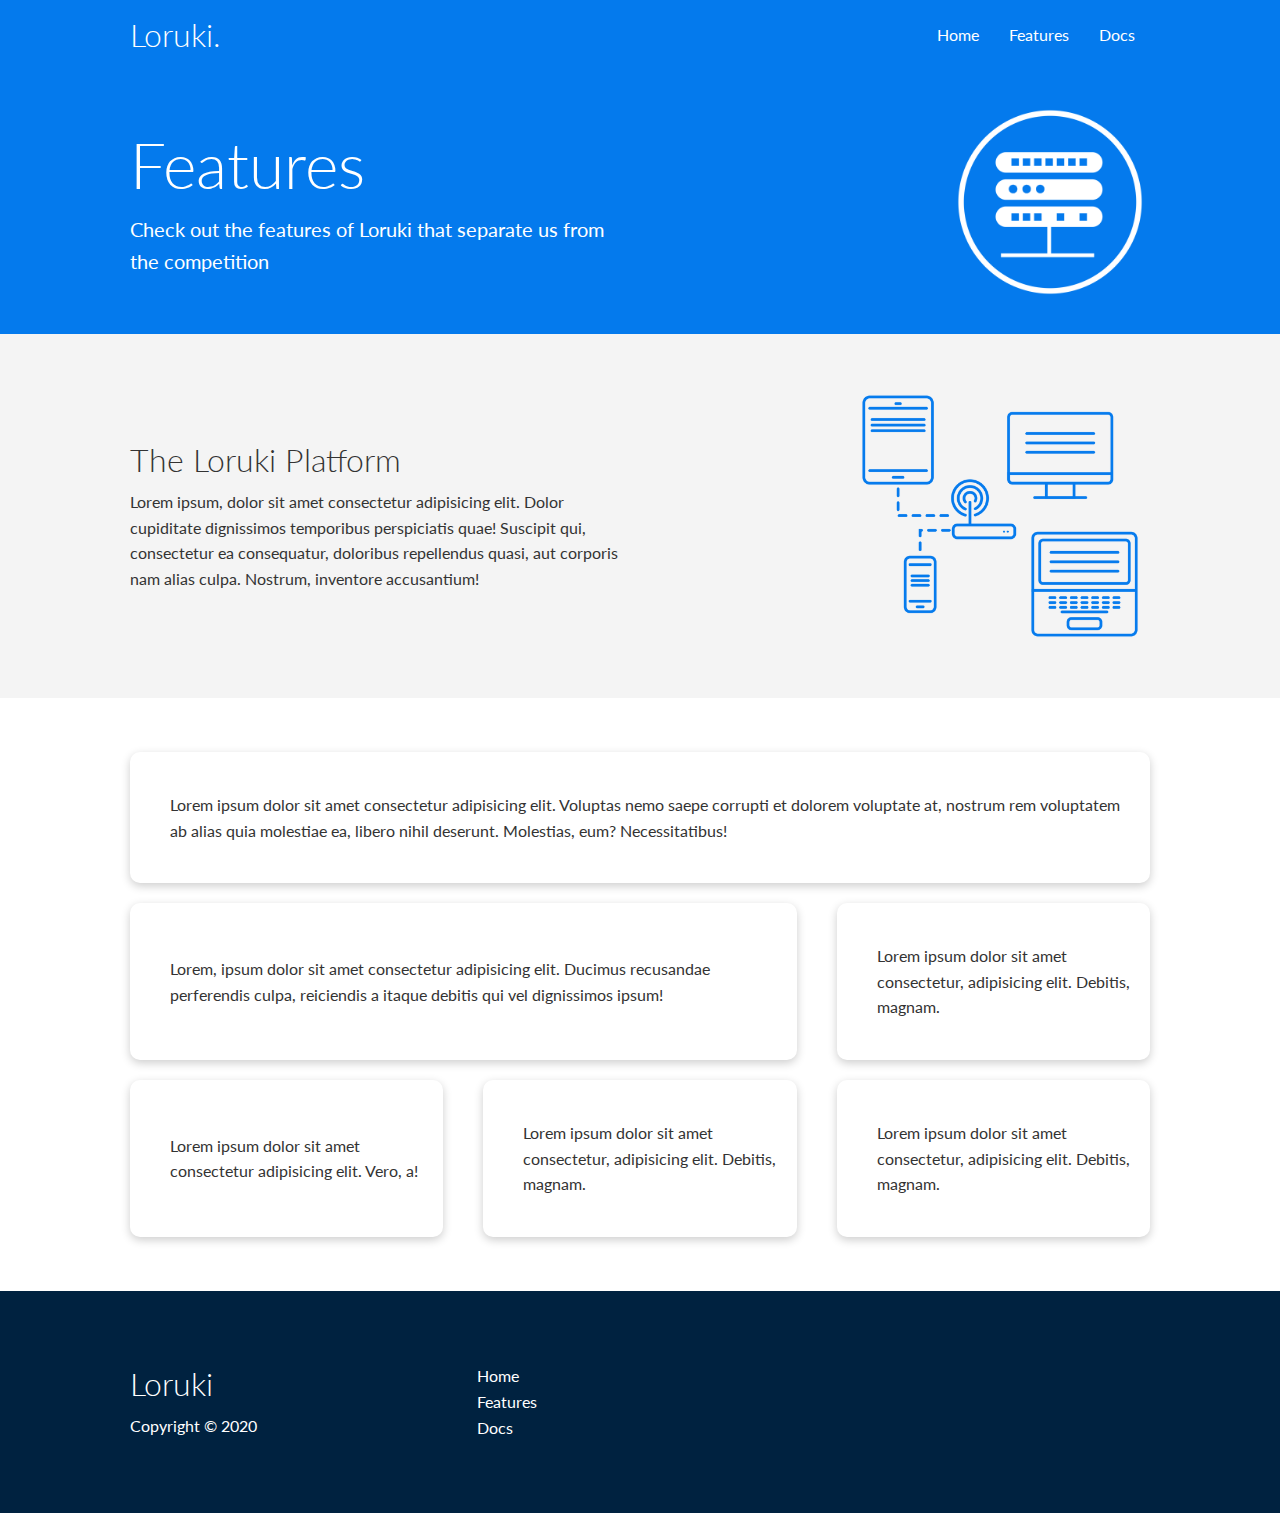
<file: features.html>
<!DOCTYPE html>
<html lang="en">
<head>
    <meta charset="UTF-8">
    <meta name="viewport" content="width=device-width, initial-scale=1.0">
    <link rel="stylesheet" href="https://cdnjs.cloudflare.com/ajax/libs/font-awesome/5.15.1/css/all.min.css" integrity="sha512-+4zCK9k+qNFUR5X+cKL9EIR+ZOhtIloNl9GIKS57V1MyNsYpYcUrUeQc9vNfzsWfV28IaLL3i96P9sdNyeRssA==" crossorigin="anonymous" />
    <link rel="stylesheet" href="css/utilities.css">
    <link rel="stylesheet" href="css/style.css">
    <title>Loruki | Cloud Hosting For Everyone</title>
</head>
<body>
    <!-- Navbar -->
    <div class="navbar">
        <div class="container flex">
            <h1 class="logo">Loruki.</h1>
            <nav>
                <ul>
                    <li><a href="index.html">Home</a></li>
                    <li><a href="features.html">Features</a></li>
                    <li><a href="docs.html">Docs</a></li>
                </ul>
            </nav>
        </div>
    </div>

    <!-- Head -->
    <section class="features-head bg-primary py-3">
        <div class="container grid">
            <div>
                <h1 class="xl">Features</h1>
                <p class="lead">
                    Check out the features of Loruki that separate us from the
						competition
                </p>
            </div>
            <img src="images/server.png" alt="">
        </div>
    </section>

    <!-- Sub head -->
    <section class="features-sub-head bg-light py-3">
        <div class="container grid">
            <div>
                <h1 class="md">The Loruki Platform</h1>
                <p>
                    Lorem ipsum, dolor sit amet consectetur adipisicing elit. Dolor cupiditate dignissimos temporibus perspiciatis quae! Suscipit qui, consectetur ea consequatur, doloribus repellendus quasi, aut corporis nam alias culpa. Nostrum, inventore accusantium!
                </p>
            </div>
            <img src="images/server2.png" alt="">
        </div>
    </section>

    <section class="features-main my-2">
        <div class="container grid grid-3">
            <div class="card flex">
                <i class="fas fa-server fa-3x"></i>
                <p>Lorem ipsum dolor sit amet consectetur adipisicing elit. Voluptas nemo saepe corrupti et dolorem voluptate at, nostrum rem voluptatem ab alias quia molestiae ea, libero nihil deserunt. Molestias, eum? Necessitatibus!</p>
            </div>
            <div class="card flex">
                <i class="fas fa-network-wired fa-3x"></i>
                <p>
                    Lorem, ipsum dolor sit amet consectetur adipisicing elit. Ducimus
                    recusandae perferendis culpa, reiciendis a itaque debitis qui vel
                    dignissimos ipsum!
                </p>
            </div>
            <div class="card flex">
                <i class="fas fa-laptop-code fa-3x"></i>
                <p>
                    Lorem ipsum dolor sit amet consectetur, adipisicing elit. Debitis,
                    magnam.
                </p>
            </div>
            <div class="card flex">
                <i class="fas fa-database fa-3x"></i>
                <p>
                    Lorem ipsum dolor sit amet consectetur adipisicing elit. Vero, a!
                </p>
            </div>
            <div class="card flex">
                <i class="fas fa-power-off fa-3x"></i>
                <p>
                    Lorem ipsum dolor sit amet consectetur, adipisicing elit. Debitis,
                    magnam.
                </p>
            </div>
            <div class="card flex">
                <i class="fas fa-upload fa-3x"></i>
                <p>
                    Lorem ipsum dolor sit amet consectetur, adipisicing elit. Debitis,
                    magnam.
                </p>
            </div>
        </div>
    </section>

    <!-- Footer -->
    <footer class="footer bg-dark py-5">
        <div class="container grid grid-3">
            <div>
                <h1>Loruki
                </h1>
                <p>Copyright &copy; 2020</p>
            </div>
            <nav>
                <ul>
                    <li><a href="index.html">Home</a></li>
                    <li><a href="features.html">Features</a></li>
                    <li><a href="docs.html">Docs</a></li>
                </ul>
            </nav>
            <div class="social">
                <a href="#"><i class="fab fa-github fa-2x"></i></a>
                <a href="#"><i class="fab fa-facebook fa-2x"></i></a>
                <a href="#"><i class="fab fa-instagram fa-2x"></i></a>
                <a href="#"><i class="fab fa-twitter fa-2x"></i></a>
            </div>
        </div>
    </footer>
</body>
</html>
</file>
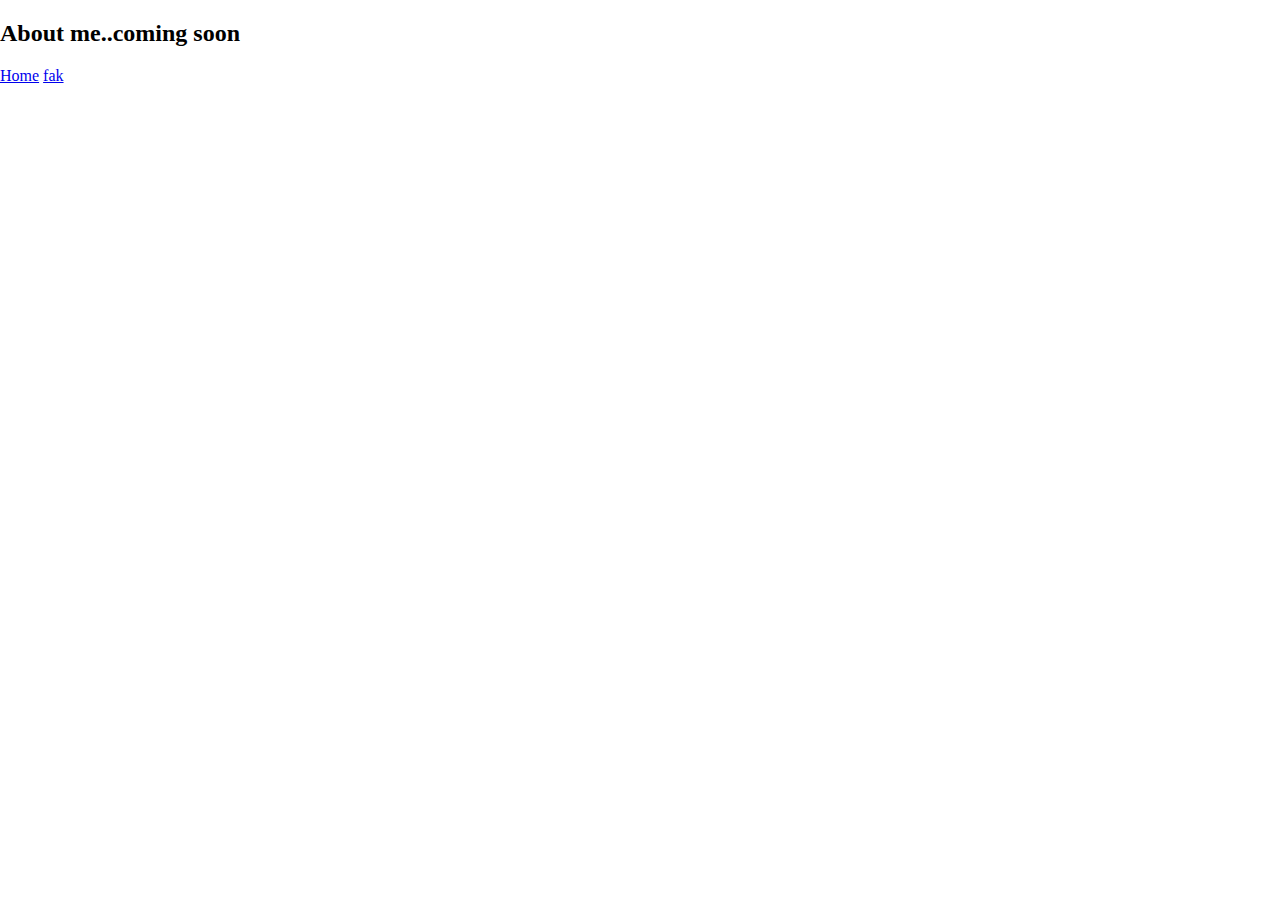
<file: youtube tut exc1/about.html>
<!DOCTYPE html>
<html lang="en">
<head>
    <meta charset="UTF-8">
    <title>About me</title>
    <link rel="stylesheet" href="style.css">
</head>
<body>
    <h2>About me..coming soon</h2>
    <a href=index.html>Home</a>
    <a href="home.html">fak</a>
</body>
</html>
</file>
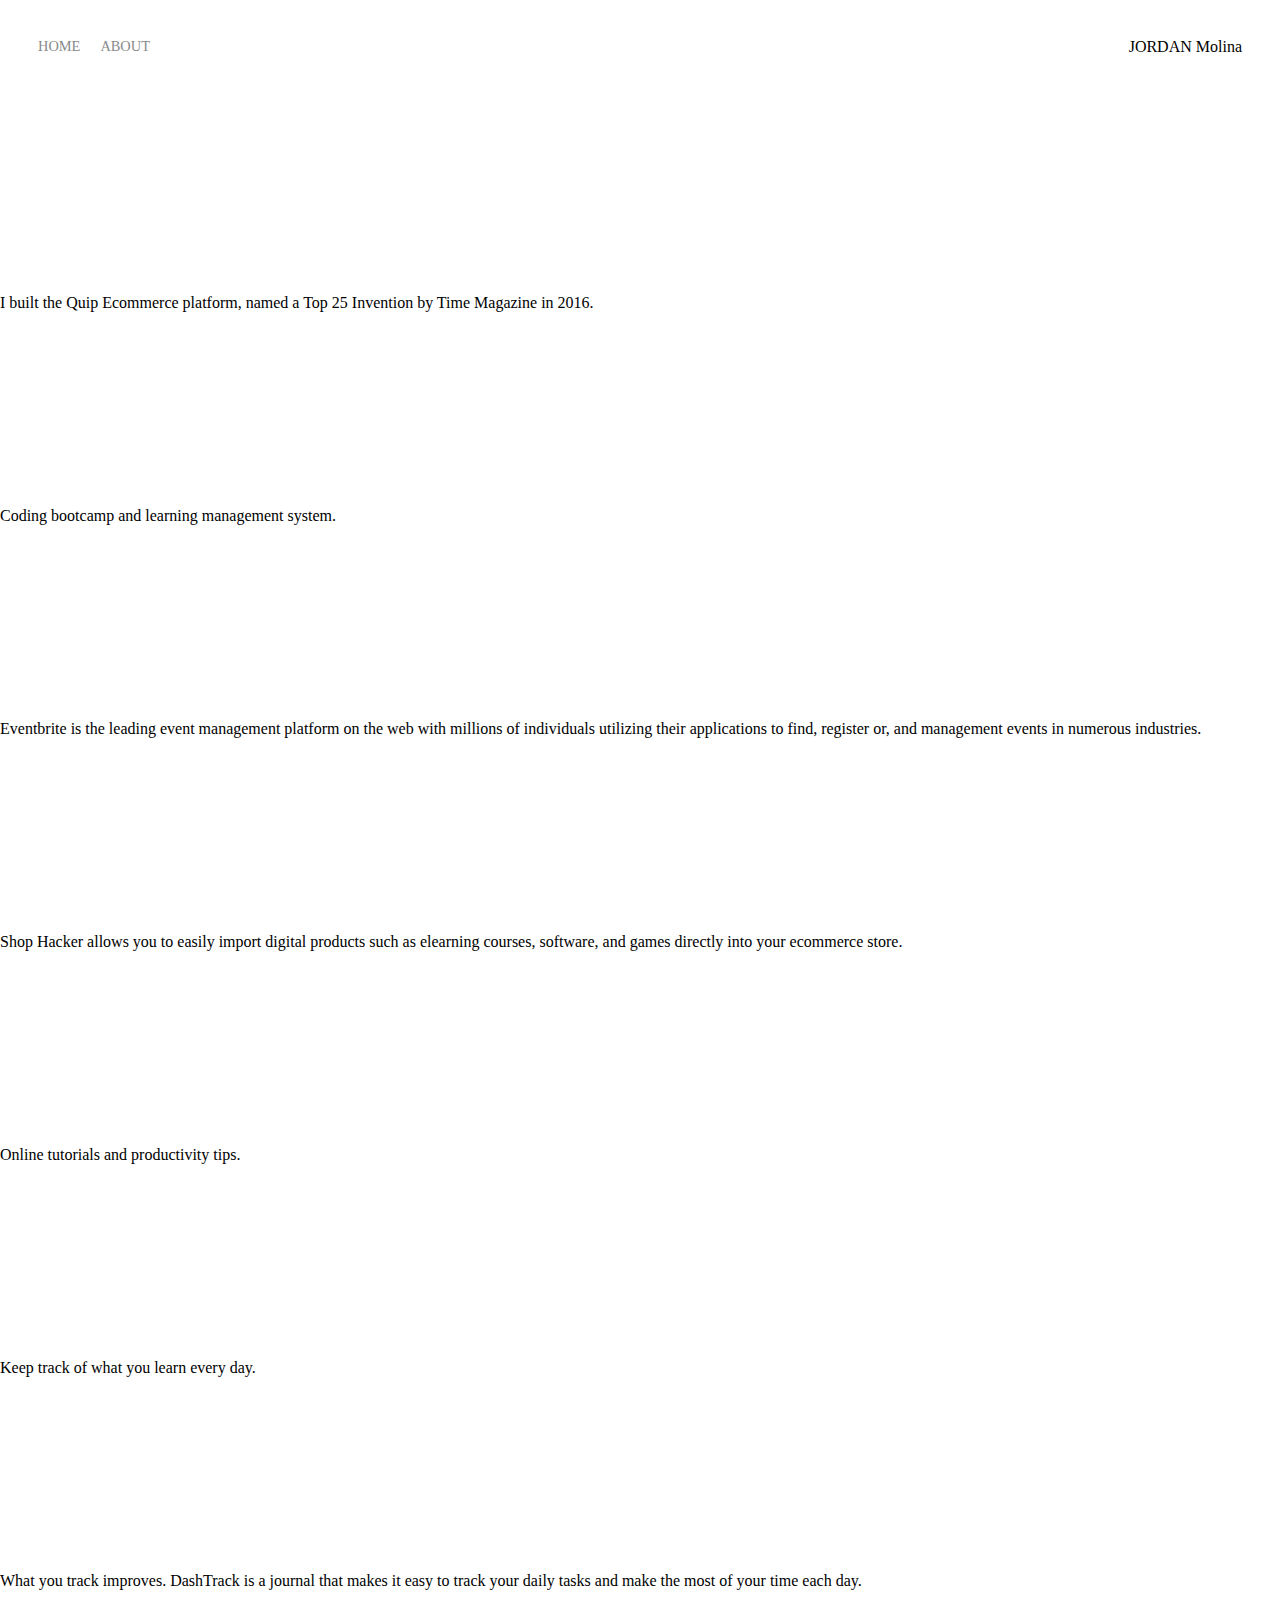
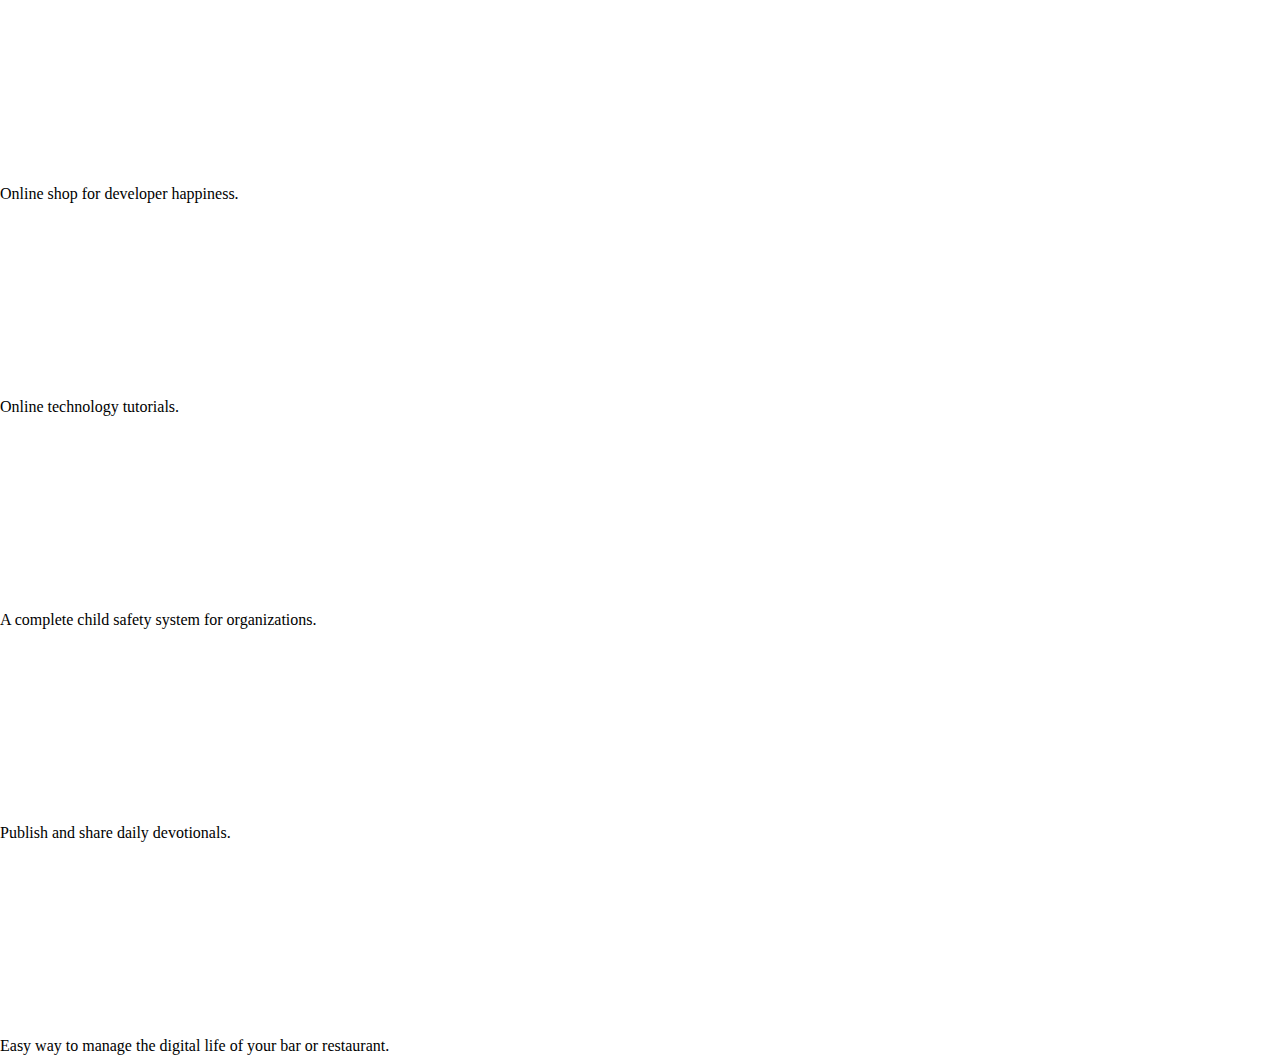
<file: youtube tut exc1/home.html>
<!DOCTYPE html>
<html lang='en'>

<head>
    <meta charset='UTF-8'>
    <title>Portfolio Homepage</title>
    <link href="https://fonts.googleapis.com/css?family=Lato" rel="stylesheet">
    <link rel="stylesheet" href="style.css">
</head>

<body>
    <div class="container">
        <div class="nav-wrapper">
            <div class="left-side">
                <div class="nav-link-wrapper active-nav-link">
                    <a href="index.html">Home</a>
                </div>

                <div class="nav-link-wrapper">
                    <a href="about.html">About</a>
                </div>
            </div>

            <div class="right-side">
                <div class="brand">
                    JORDAN Molina
                </div>
            </div>
        </div>

        <div class="content-wrapper">
            <div class="portfolio-items-wrapper">

                <div class="portfolio-item-wrapper">
                    <div class="portfolio-img-background" style="background-image:url(images/portfolio1.jpg)"></div>

                    <div class="img-text-wrapper">
                        <div class="logo-wrapper">
                            <img src="images/logos/quip.png" alt="">
                        </div>

                        <div class="subtitle">I built the Quip Ecommerce platform, named a Top 25 Invention by Time
                            Magazine in 2016.</div>
                    </div>
                </div>

                <div class="portfolio-item-wrapper">
                    <div class="portfolio-img-background" style="background-image:url(images/portfolio2.jpg)"></div>
                    <div class="img-text-wrapper">
                        <div class="logo-wrapper">
                            <img src="images/logos/devcamp.png" alt="">
                        </div>

                        <div class="subtitle">Coding bootcamp and learning management system.</div>
                    </div>
                </div>

                <div class="portfolio-item-wrapper">
                    <div class="portfolio-img-background" style="background-image:url(images/portfolio3.jpg)"></div>
                    <div class="img-text-wrapper">
                        <div class="logo-wrapper">
                            <img src="images/logos/eventbrite.png" alt="">
                        </div>

                        <div class="subtitle">Eventbrite is the leading event management platform on the web with
                            millions of individuals utilizing their applications
                            to find, register or, and management events in numerous industries.</div>
                    </div>
                </div>

                <div class="portfolio-item-wrapper">
                    <div class="portfolio-img-background" style="background-image:url(images/portfolio4.jpg)"></div>
                    <div class="img-text-wrapper">
                        <div class="logo-wrapper">
                            <img src="images/logos/shop-hacker.png" alt="">
                        </div>

                        <div class="subtitle">Shop Hacker allows you to easily import digital products such as elearning
                            courses, software, and games directly
                            into your ecommerce store.</div>
                    </div>
                </div>

                <div class="portfolio-item-wrapper">
                    <div class="portfolio-img-background" style="background-image:url(images/portfolio5.jpg)"></div>
                    <div class="img-text-wrapper">
                        <div class="logo-wrapper">
                            <img src="images/logos/crondose.png" alt="">
                        </div>

                        <div class="subtitle">Online tutorials and productivity tips.</div>
                    </div>
                </div>

                <div class="portfolio-item-wrapper">
                    <div class="portfolio-img-background" style="background-image:url(images/portfolio6.jpg)"></div>
                    <div class="img-text-wrapper">
                        <div class="logo-wrapper">
                            <img src="images/logos/dailysmarty.png" alt="">
                        </div>

                        <div class="subtitle">Keep track of what you learn every day.</div>
                    </div>
                </div>

                <div class="portfolio-item-wrapper">
                    <div class="portfolio-img-background" style="background-image:url(images/portfolio7.jpg)"></div>
                    <div class="img-text-wrapper">
                        <div class="logo-wrapper">
                            <img src="images/logos/dashtrack.png" alt="">
                        </div>

                        <div class="subtitle">What you track improves. DashTrack is a journal that makes it easy to
                            track your daily tasks and make the most
                            of your time each day.</div>
                    </div>
                </div>

                <div class="portfolio-item-wrapper">
                    <div class="portfolio-img-background" style="background-image:url(images/portfolio8.jpg)"></div>
                    <div class="img-text-wrapper">
                        <div class="logo-wrapper">
                            <img src="images/logos/devtrunk.png" alt="">
                        </div>

                        <div class="subtitle">Online shop for developer happiness.</div>
                    </div>
                </div>

                <div class="portfolio-item-wrapper">
                    <div class="portfolio-img-background" style="background-image:url(images/portfolio9.jpg)"></div>
                    <div class="img-text-wrapper">
                        <div class="logo-wrapper">
                            <img src="images/logos/edutechional.png" alt="">
                        </div>

                        <div class="subtitle">Online technology tutorials.</div>
                    </div>
                </div>

                <div class="portfolio-item-wrapper">
                    <div class="portfolio-img-background" style="background-image:url(images/portfolio10.jpg)"></div>
                    <div class="img-text-wrapper">
                        <div class="logo-wrapper">
                            <img src="images/logos/ministry-safe.png" alt="">
                        </div>

                        <div class="subtitle">A complete child safety system for organizations.</div>
                    </div>
                </div>

                <div class="portfolio-item-wrapper">
                    <div class="portfolio-img-background" style="background-image:url(images/portfolio11.jpg)"></div>
                    <div class="img-text-wrapper">
                        <div class="logo-wrapper">
                            <img src="images/logos/open-devos.png" alt="">
                        </div>

                        <div class="subtitle">Publish and share daily devotionals.</div>
                    </div>
                </div>

                <div class="portfolio-item-wrapper">
                    <div class="portfolio-img-background" style="background-image:url(images/portfolio12.jpg)"></div>
                    <div class="img-text-wrapper">
                        <div class="logo-wrapper">
                            <img src="images/logos/toastability.png" alt="">
                        </div>

                        <div class="subtitle">Easy way to manage the digital life of your bar or restaurant.</div>
                    </div>
                </div>

            </div>
        </div>
    </div>

</body>

<script>
    const portfolioItems = document.querySelectorAll('.portfolio-item-wrapper');

    portfolioItems.forEach(portfolioItem => {
        portfolioItem.addEventListener('mouseover', () => {
            console.log(portfolioItem.childNodes[1].classList)
            portfolioItem.childNodes[1].classList.add('image-blur');
        });

        portfolioItem.addEventListener('mouseout', () => {
            console.log(portfolioItem.childNodes[1].classList)
            portfolioItem.childNodes[1].classList.remove('image-blur');
        });
    });

</script>

</html>
</file>
<file: css/utilities.css>
.container {
  max-width: 1100px;
  margin: 0 auto;
  overflow: auto;
  padding: 0 40px;
}

.card {
  background-color: #fff;
  color: #333;
  border-radius: 10px;
  box-shadow: 0 3px 10px rgba(0, 0, 0, 0.2);
  padding: 20px;
  margin: 10px;
}

.btn {
  display: inline-block;
  padding: 10px 30px;
  cursor: pointer;
  background: var(--primary-color);
  color: #fff;
  border: none;
  border-radius: 5px;
}

.btn-outline {
  background-color: transparent;
  border: 1px #fff solid;
}

.btn:hover {
  transform: scale(0.98);
}

/* Backgrounds & colored buttons */
.bg-primary,
.btn-primary {
  background-color: var(--primary-color);
  color: #fff;
}

.bg-secondary,
.btn-secondary {
  background-color: var(--secondary-color);
  color: #fff;
}

.bg-dark,
.btn-dark {
  background-color: var(--dark-color);
  color: #fff;
}

.bg-light,
.btn-light {
  background-color: var(--light-color);
  color: #333;
}

.bg-primary a,
.btn-primary a,
.bg-secondary a,
.btn-secondary a,
.bg-dark a,
.btn-dark a {
  color: #fff;
}

/* Text colors */
.text-primary {
  color: var(--primary-color);
}

.text-secondary {
  color: var(--secondary-color);
}

.text-dark {
  color: var(--dark-color);
}

.text-light {
  color: var(--light-color);
}

/* Text sizes */
.lead {
  font-size: 20px;
}

.sm {
  font-size: 1rem;
}

.md {
  font-size: 2rem;
}

.lg {
  font-size: 3rem;
}

.xl {
  font-size: 4rem;
}

.text-center {
  text-align: center;
}

/* Alert */
.alert {
  background-color: var(--light-color);
  padding: 10px 20px;
  font-weight: bold;
  margin: 15px 0;
}

.alert i {
  margin-right: 10px;
}

.alert-success {
  background-color: var(--success-color);
  color: #fff;
}

.alert-error {
  background-color: var(--error-color);
  color: #fff;
}

.flex {
  display: flex;
  justify-content: center;
  align-items: center;
  height: 100%;
}

.grid {
  display: grid;
  grid-template-columns: repeat(2, 1fr);
  gap: 20px;
  justify-content: center;
  align-items: center;
  height: 100%;
}

.grid-3 {
  grid-template-columns: repeat(3, 1fr);
}

/* Margin */
.my-1 {
  margin: 1rem 0;
}

.my-2 {
  margin: 1.5rem 0;
}

.my-3 {
  margin: 2rem 0;
}

.my-4 {
  margin: 3rem 0;
}

.my-5 {
  margin: 4rem 0;
}

.m-1 {
  margin: 1rem;
}

.m-2 {
  margin: 1.5rem;
}

.m-3 {
  margin: 2rem;
}

.m-4 {
  margin: 3rem;
}

.m-5 {
  margin: 4rem;
}

/* Padding */
.py-1 {
  padding: 1rem 0;
}

.py-2 {
  padding: 1.5rem 0;
}

.py-3 {
  padding: 2rem 0;
}

.py-4 {
  padding: 3rem 0;
}

.py-5 {
  padding: 4rem 0;
}

.p-1 {
  padding: 1rem;
}

.p-2 {
  padding: 1.5rem;
}

.p-3 {
  padding: 2rem;
}

.p-4 {
  padding: 3rem;
}

.p-5 {
  padding: 4rem;
}
</file>
<file: css/style.css>
@import url('https://fonts.googleapis.com/css2?family=Lato:wght@300&display=swap');

:root {
  --primary-color: #047aed;
  --secondary-color: #1c3fa8;
  --dark-color: #002240;
  --light-color: #f4f4f4;
  --success-color: #5cb85c;
  --error-color: #d9534f;
}

* {
  box-sizing: border-box;
  padding: 0;
  margin: 0;
}

body {
  font-family: 'Lato', sans-serif;
  color: #333;
  line-height: 1.6;
}

ul {
  list-style-type: none;
}

a {
  text-decoration: none;
  color: #333;
}

h1,
h2 {
  font-weight: 300;
  line-height: 1.2;
  margin: 10px 0;
}

p {
  margin: 10px 0;
}

img {
  width: 100%;
}

code,
pre {
  background: #333;
  color: #fff;
  padding: 10px;
}

.hidden {
  visibility: hidden;
  height: 0;
}

/* Navbar */
.navbar {
  background-color: var(--primary-color);
  color: #fff;
  height: 70px;
}

.navbar ul {
  display: flex;
}

.navbar a {
  color: #fff;
  padding: 10px;
  margin: 0 5px;
}

.navbar a:hover {
  border-bottom: 2px #fff solid;
}

.navbar .flex {
  justify-content: space-between;
}

/* Showcase */
.showcase {
  height: 400px;
  background-color: var(--primary-color);
  color: #fff;
  position: relative;
}

.showcase h1 {
  font-size: 40px;
}

.showcase p {
  margin: 20px 0;
}

.showcase .grid {
  overflow: visible;
  grid-template-columns: 55% auto;
  gap: 30px;
}

.showcase-text {
  animation: slideInFromLeft 1s ease-in;
}

.showcase-form {
  position: relative;
  top: 60px;
  height: 350px;
  width: 400px;
  padding: 40px;
  z-index: 100;
  justify-self: flex-end;
  animation: slideInFromRight 1s ease-in;
}

.showcase-form .form-control {
  margin: 30px 0;
}

.showcase-form input[type='text'],
.showcase-form input[type='email'] {
  border: 0;
  border-bottom: 1px solid #b4becb;
  width: 100%;
  padding: 3px;
  font-size: 16px;
}

.showcase-form input:focus {
  outline: none;
}

.showcase::before,
.showcase::after {
  content: '';
  position: absolute;
  height: 100px;
  bottom: -70px;
  right: 0;
  left: 0;
  background: #fff;
  transform: skewY(-3deg);
  -webkit-transform: skewY(-3deg);
  -moz-transform: skewY(-3deg);
  -ms-transform: skewY(-3deg);
}

/* Stats */
.stats {
  padding-top: 100px;
  animation: slideInFromBottom 1s ease-in;
}

.stats-heading {
  max-width: 500px;
  margin: auto;
}

.stats .grid h3 {
  font-size: 35px;
}

.stats .grid p {
  font-size: 20px;
  font-weight: bold;
}

/* Cli */
.cli .grid {
  grid-template-columns: repeat(3, 1fr);
  grid-template-rows: repeat(2, 1fr);
}

.cli .grid > *:first-child {
  grid-column: 1 / span 2;
  grid-row: 1 / span 2;
}

/* Cloud */
.cloud .grid {
  grid-template-columns: 4fr 3fr;
}

/* Languages */

.languages .flex {
  flex-wrap: wrap;
}

.languages .card {
  text-align: center;
  margin: 18px 10px 40px;
  transition: transform 0.2s ease-in;
}

.languages .card h4 {
  font-size: 20px;
  margin-bottom: 10px;
}

.languages .card:hover {
  transform: translateY(-15px);
}

/* Features */
.features-head img,
.docs-head img {
  width: 200px;
  justify-self: flex-end;
}

.features-sub-head img {
  width: 300px;
  justify-self: flex-end;
}

.features-main .card > i {
  margin-right: 20px;
}

.features-main .grid {
  padding: 30px;
}

.features-main .grid > *:first-child {
  grid-column: 1 / span 3;
}

.features-main .grid > *:nth-child(2) {
  grid-column: 1 / span 2;
}

/* Docs */
.docs-main h3 {
  margin: 20px 0;
}

.docs-main .grid {
  grid-template-columns: 1fr 2fr;
  align-items: flex-start;
}

.docs-main nav li {
  font-size: 17px;
  padding-bottom: 5px;
  margin-bottom: 5px;
  border-bottom: 1px #ccc solid;
}

.docs-main a:hover {
  font-weight: bold;
}

/* Footer */
.footer .social a {
  margin: 0 10px;
}

/* Animations */
@keyframes slideInFromLeft {
  0% {
    transform: translateX(-100%);
  }

  100% {
    transform: translateX(0);
  }
}

@keyframes slideInFromRight {
  0% {
    transform: translateX(100%);
  }

  100% {
    transform: translateX(0);
  }
}

@keyframes slideInFromTop {
  0% {
    transform: translateY(-100%);
  }

  100% {
    transform: translateX(0);
  }
}

@keyframes slideInFromBottom {
  0% {
    transform: translateY(100%);
  }

  100% {
    transform: translateX(0);
  }
}

/* Tablets and under */
@media (max-width: 768px) {
  .grid,
  .showcase .grid,
  .stats .grid,
  .cli .grid,
  .cloud .grid,
  .features-main .grid,
  .docs-main .grid {
    grid-template-columns: 1fr;
    grid-template-rows: 1fr;
  }

  .showcase {
    height: auto;
  }

  .showcase-text {
    text-align: center;
    margin-top: 40px;
    animation: slideInFromTop 1s ease-in;
  }

  .showcase-form {
    justify-self: center;
    margin: auto;
    animation: slideInFromBottom 1s ease-in;
  }

  .cli .grid > *:first-child {
    grid-column: 1;
    grid-row: 1;
  }

  .features-head,
  .features-sub-head,
  .docs-head {
    text-align: center;
  }

  .features-head img,
  .features-sub-head img,
  .docs-head img {
    justify-self: center;
  }

  .features-main .grid > *:first-child,
  .features-main .grid > *:nth-child(2) {
    grid-column: 1;
  }
}

/* Mobile */
@media (max-width: 500px) {
  .navbar {
    height: 110px;
  }

  .navbar .flex {
    flex-direction: column;
  }

  .navbar ul {
    padding: 10px;
    background-color: rgba(0, 0, 0, 0.1);
  }
  
  .showcase-form {
    width: 300px;
  }
}
</file>
<file: codepen.io/style.css>
*{
  margin: 0;
  padding: 0;
  outline: none;
  box-sizing: border-box;
  font-family: 'Montserrat', sans-serif;
}
body{
background: rgb(30,31,38);
background: linear-gradient(90deg, rgba(30,31,38,1) 41%, rgba(11,11,11,1) 100%);
}
nav{
  background: black;
  display: flex;
  flex-wrap: wrap;
  align-items: center;
  justify-content: space-between;
  height: 70px;
  padding: 0 0;
}
img{
    width: 250px;
    height: 50px;
    padding-left: 25px;
    padding-top: 5px;
}
nav .nav-items{
  display: flex;
  flex: 1;
  padding: 0 0 0 40px;
}
nav .nav-items li{
  list-style: none;
  padding: 0 15px;
}
nav .nav-items li a{
  color: #fff;
  font-size: 18px;
  font-weight: 500;
  text-decoration: none;
}
nav .nav-items li a:hover{
  color: rgb(97, 201, 97)
}


nav  button{
  padding: 10px 30px;
  margin: 5px 10px 5px 10px;
  color: #fff;
  font-size: 20px;
  background: #323333;
  border: none;
  border-radius: 2px;
  cursor: pointer;
  font-family: 'Mukta Malar', sans-serif;
  font-weight: 700;
}
nav form button:hover{
  background: rgb(97, 201, 97)
}

.firstp{
  font-size: 40px;
  color: rgb(218, 218, 218);
  font-family: 'Montserrat', sans-serif;
  margin-top: 100px;
  margin-left: 60px;
  font-weight: 300;
}

.secondp{
  font-size: 35px;
  color: rgb(218, 218, 218);
  font-family: 'Montserrat', sans-serif;
  font-weight: 200;
  margin-left: 60px;
}

.callbuttons{
  margin-left: 60px;
  margin-top: 50px;
}

/* .callbuttons button{
  background-color: #1e232b;
} */

.callbuttons .onebutton{
  padding: 40px 10px 40px 10px;
  background-color: rgb(97, 201, 97);
  border: 0;
  font-weight: 700;
  font-size: 36px;
  color: #424242;
}

.callbuttons .twobutton{
  padding: 45px 60px 35px 60px;
  background-color: #131414;
  font-size: 24px;
  margin-left: 15px;
  color: white;
  border: 0;
}


/* ----table footer---- */
table.blueTable {
  border: 2px solid #5b5b5c;
  background-color: #EEEEEE;
  width: 100%;
  margin-top: 70px;
  text-align: left;
  border-collapse: collapse;
}

table thead tr th{
  width: 621px;
  height: 80px;
}
table.blueTable tr:nth-child(even) {
  background: #D0E4F5;
}
table.blueTable thead {
  background: #424242;
  border-bottom: 3px solid #444444;
}
table.blueTable thead th {
  font-size: 30px;
  font-weight: bold;
  letter-spacing: -1px;
  color: #FFFFFF;
  text-align: center;
  border-left: 3px solid #4a4a4b;
  font-family: 'Montserrat', sans-serif;
}
table.blueTable thead th:first-child {
  border-left: none;
}

.bidwords{
  font-weight: 400;
  font-size: 20px;
  letter-spacing: -1px;
}

.material-icons{
  color: #424242;
}

.arrowndown{
  width: 60px;
  height: 25px;
  position:absolute;
  margin: 6px 0 4px 0;
  color: rgb(92, 206, 92);
    padding-left: 0px;
    padding-right: 30px;
    padding-bottom: 5px;
    padding-top: 0px;
}

/* .mainimg{
  float: right;
} */

.spark{
  color: #797979;
  font-weight: 500;
  font-size: 20px;
  padding-right: 1300px;
}

.spark p{
  text-align: left;
}

.explore{
  color: rgb(202, 202, 147);
  position:absolute;
  padding-bottom: 0px;
  margin-top: 0px;
  top: 7px;
  left: 305px;
  font-size: 16px;
  font-weight: bold;
}

.flexbox-container img {
  height: 500px;
  width: 700px;
  margin-top: 100px;
}
.flexbox-container{
  display: flex;
  justify-content: space-between;
  align-content: flex-end;
}

.picparagraph{
  color: #fff;
  margin-top: 90px;
  position: absolute;
  tab-size: 10;
  font-size: 16px;
  font-weight: bold;
}


/* need to find a way to make 4 words different font size */
</file>
<file: landing page/style.css>
*,
*::before,
*::after {
    box-sizing: border-box;
}

body{
    margin: 0;
    font-family: 'Noto Sans', sans-serif;
    line-height: 1.6;
}

img {
    max-width: 100%;
    display: block;
}

h1,
h2,
h3,
p {
    margin: 0%;
}

.container {
    width: 85%;
    margin: 0 auto;
    max-width: 65em;
}

.btn {
    display: inline-block;
    text-decoration: none;
    padding: .5em 1.25em;
    background: var(--clr-accent, blue);
    color: var(--clr-text, white);
    font-weight: 700;
    text-transform: uppercase;
    font-size: 1.125em;
    border-radius: .25em;
    transition: 
    transform 250ms ease-in-out,
    opacity 250ms linear;
}

.btn:hover,
.btn:focus {
    transform: scale(1.1);
    opacity: .9;
}

.primary-title {
    font-size: 4rem;
    font-size: clamp(3rem, 5vw + 1rem);
    line-height: 1.1;
}
</file>
<file: tutorial website/style.css>
*
{
  margin: 0;
  padding: 0;
}

header{
  background: url(img/oic.jpeg);
  height: 100vh;
  background-size: cover;
  background-position: center;
}
.main-nav{
  float: right;
  list-style: none;
  margin-top: 30px;

}

.main-nav li{
  display: inline-block;
}

.main-nav li a{
  color: white;
  text-decoration: none;
  padding: 5px 20px;
  font-family: "Roboto",sans-serif;
  font-size: 15px;
}

.main-nav li a:hover
{
  background-color: lightblue;
}

.logo img{
  width: 150px;
  height: auto;
  float: left;
}

body{
  font-family: monospace;
}

.row{
  max-width: 1000px;
  margin: auto;
}

.hero{
  position: absolute;
  width: 1000px;
  margin-left: 0px;
  margin-top: 0px;
}

h1{
  color: white;
  text-transform: uppercase;
  font-size: 70px;
  text-align: center;
  margin-top: 375px;
  margin-left: 250px;
}

.button{
  margin-top: 30px;
  margin-left: 440px;
}

.btn{
  border: 2px solid white;
  padding:10px 30px;
  color: white;
  text-decoration:none;
  margin-right: 5px;
  font-size: 13px;
  text-transform: uppercase;
}

.btn-one{
  background-color: darkorange;
  font-family: "Roboto", sans-serif;
}

.btn-two{
  font-family: "Roboto", sans-serif;
}

.btn-two:hover{
  background-color: darkorange;
  transition: all 0.5s ease-in;
}
</file>
<file: youtube tut exc1/style.css>
body{
    margin: 0px;
}

.container {
    display: grid;
    grid-template-columns: 1fr;
}

.nav-wrapper {
    display: flex;
    justify-content: space-between; 
    /* moved all divs evenly accross screen */
    padding: 38px;
}

.left-side{
    display: flex;
}
/* flex aligned content  */

.nav-wrapper > .left-side > div{
    margin-right: 20px;
    font-size: 0.9em;
    text-transform: uppercase;
}

.nav-link-wrapper {
    height: 22px;
    border-bottom: 1px solid transparent;
    transition: border-bottom 0.5s;
}
/* css animation with transition */
.nav-link-wrapper a {
    color: #8a8a8a;
    text-decoration: none;
    transition: color 0.5s;
}

.nav-link-wrapper:hover {
    border-bottom: 1px solid black;

}

.nav-link-wrapper a:hover {
    color: black;
    
}

/* end of nav styling\ */
----------------------
/* portfolio style  */

.portfolio-items-wrapper {
    display: grid;
    grid-template-columns: 1fr 1fr 1fr;
}
</file>
